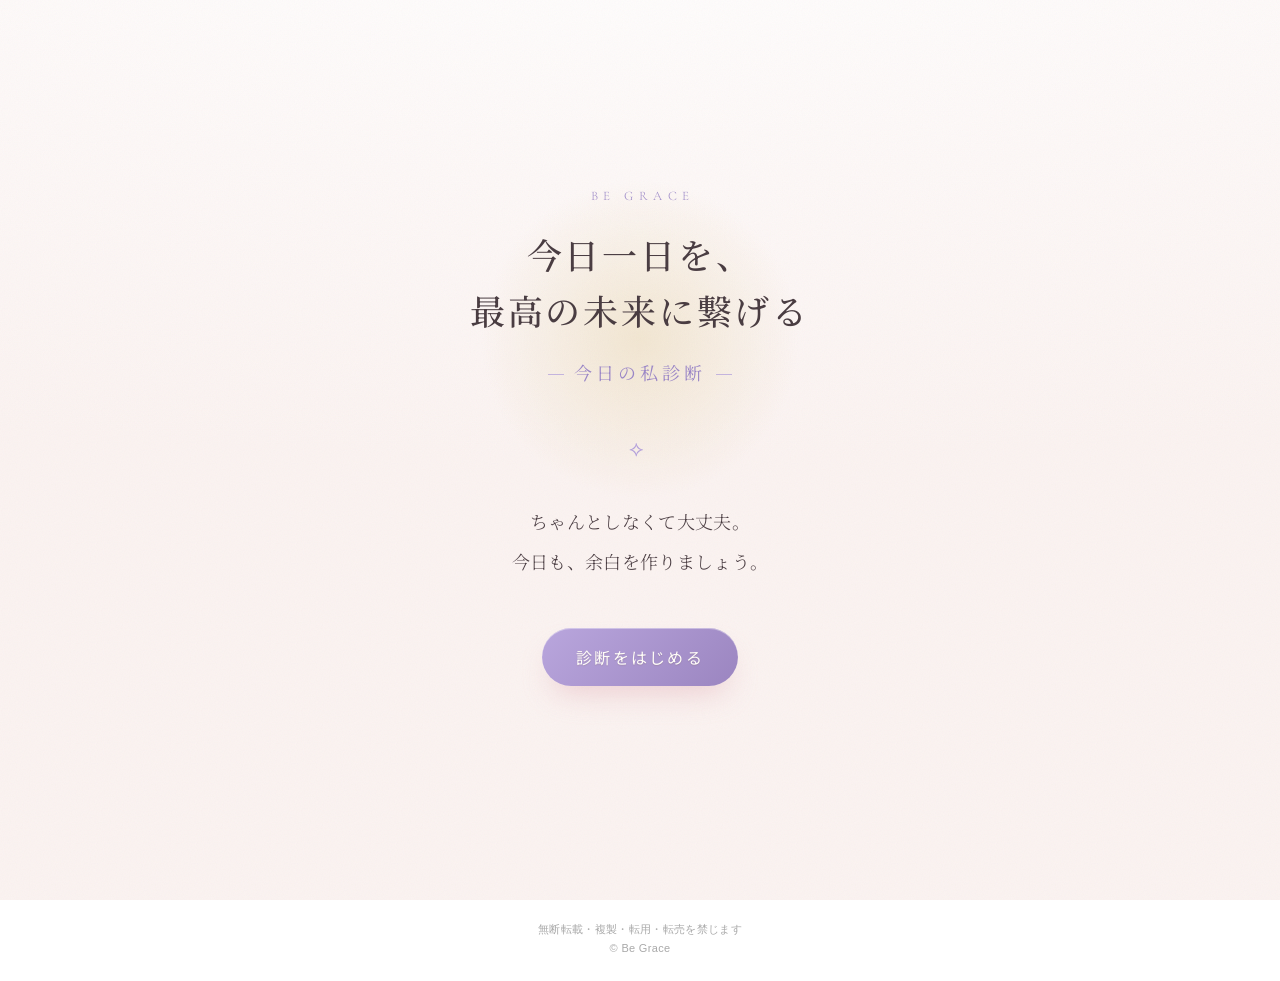
<file: index.html>
<!DOCTYPE html>
<html lang="ja">
  <head>
    <meta charset="UTF-8" />
    <meta name="viewport" content="width=device-width, initial-scale=1.0, viewport-fit=cover" />
    <meta name="theme-color" content="#c4b4e7" />
    <title>Be Grace ─ 今日の私診断（30日）</title>
    <meta
      name="description"
      content="今日一日を最高の未来に繋げる。Be Grace、今日の私診断。"
    />

    <!-- 共有時（LINE / Instagram など）のプレビュー表示 -->
    <meta property="og:type" content="website" />
    <meta property="og:title" content="今日の私診断 ─ Be Grace" />
    <meta
      property="og:description"
      content="今日一日を、最高の未来に繋げる。1分でできる、今日のあなたの状態診断。"
    />
    <meta property="og:locale" content="ja_JP" />
    <meta name="twitter:card" content="summary_large_image" />
    <!-- ▼公開後、画像URL（絶対パス）を入れると、共有時に画像が出ます
         <meta property="og:image" content="https://あなたのURL/ogp.png" /> -->

    <!-- アプリアイコン（ラベンダー・私診断30） -->
    <link rel="icon" href="icon-192.png" />
    <link rel="apple-touch-icon" href="apple-touch-icon.png" />
    <link rel="manifest" href="manifest.webmanifest" />
    <meta name="apple-mobile-web-app-capable" content="yes" />
    <meta name="apple-mobile-web-app-title" content="私診断30" />

    <link rel="preconnect" href="https://fonts.googleapis.com" />
    <link rel="preconnect" href="https://fonts.gstatic.com" crossorigin />
    <link
      href="https://fonts.googleapis.com/css2?family=Noto+Sans+JP:wght@300;400;500&family=Noto+Serif+JP:wght@300;400;500;600&family=Cormorant+Garamond:ital,wght@0,400;0,500;1,400&display=swap"
      rel="stylesheet"
    />
    <style>
/* ============================================================
   Be Grace ─ 今日の私診断
   リュクス・女性向け・余白を大切にしたトーン
   ============================================================ */

:root {
  --cream: #fdf8f7;
  --cream-deep: #fbf3f1;
  --ivory: #ffffff;
  --ink: #4a3d42;
  --ink-soft: #7a6a70;
  --gold: #b3a0db;
  --gold-deep: #9a86c6;
  --gold-light: #efe9f9;
  --rose: #e6a6b4;
  --rose-soft: #f6d2da;
  --rosegold: #e3b79e;
  --line: #f0dcd4;
  --radius: 26px;
  --ease: cubic-bezier(0.22, 0.61, 0.36, 1);
  --shadow: 0 30px 60px -24px rgba(205, 165, 170, 0.30);
  --shadow-card: 0 26px 54px -24px rgba(205, 165, 170, 0.32), 0 4px 14px -8px rgba(205, 165, 170, 0.18);
  --shadow-soft: 0 16px 38px -22px rgba(205, 165, 170, 0.26);
  --shadow-btn: 0 16px 30px -10px rgba(220, 160, 170, 0.45);
}

* {
  box-sizing: border-box;
  margin: 0;
  padding: 0;
}

html,
body {
  height: 100%;
}

body {
  font-family: 'Noto Sans JP', sans-serif;
  color: var(--ink);
  background:
    radial-gradient(150% 65% at 50% -14%, #ffffff 0%, var(--cream) 52%, var(--cream-deep) 100%) fixed;
  -webkit-font-smoothing: antialiased;
  line-height: 1.85;
  letter-spacing: 0.02em;
  font-weight: 300;
}

/* ごく薄い紙の質感（リュクスなマット感） */
body::before {
  content: '';
  position: fixed;
  inset: 0;
  z-index: 0;
  pointer-events: none;
  background-image: url("data:image/svg+xml,%3Csvg%20xmlns='http://www.w3.org/2000/svg'%20width='100'%20height='100'%3E%3Cfilter%20id='n'%3E%3CfeTurbulence%20type='fractalNoise'%20baseFrequency='0.85'%20numOctaves='2'%20stitchTiles='stitch'/%3E%3C/filter%3E%3Crect%20width='100%25'%20height='100%25'%20filter='url(%23n)'/%3E%3C/svg%3E");
  opacity: 0.05;
  mix-blend-mode: multiply;
}

.stage {
  max-width: 468px;
  margin: 0 auto;
  min-height: 100dvh;
  padding: 0 24px env(safe-area-inset-bottom);
  display: flex;
  flex-direction: column;
  position: relative;
  z-index: 1;
}

/* ---------- 画面の切り替え ---------- */
.screen {
  display: none;
  flex: 1;
  flex-direction: column;
  animation: fade 0.7s var(--ease);
}
.screen.is-active {
  display: flex;
}
@keyframes fade {
  from {
    opacity: 0;
    transform: translateY(14px);
  }
  to {
    opacity: 1;
    transform: none;
  }
}

/* ---------- 共通パーツ ---------- */
.eyebrow {
  font-family: 'Cormorant Garamond', serif;
  letter-spacing: 0.42em;
  text-transform: uppercase;
  font-size: 13px;
  color: var(--gold-deep);
  text-indent: 0.42em;
}

.btn {
  font-family: inherit;
  font-size: 16px;
  font-weight: 400;
  letter-spacing: 0.14em;
  border: none;
  cursor: pointer;
  border-radius: 999px;
  padding: 17px 34px;
  display: inline-block;
  text-align: center;
  text-decoration: none; /* <a>のボタンでも下線を出さず、余白を正しく効かせる */
  transition:
    transform 0.4s var(--ease),
    box-shadow 0.4s var(--ease),
    opacity 0.3s;
}
.btn--primary {
  background: linear-gradient(135deg, #b9a6dd 0%, #9b85c0 100%);
  color: #fffdf8;
  box-shadow: var(--shadow-btn), inset 0 1px 0 rgba(255, 255, 255, 0.38);
  text-shadow: 0 1px 1px rgba(120, 90, 40, 0.16);
}
.btn--primary:hover {
  transform: translateY(-2px);
  box-shadow:
    0 22px 36px -10px rgba(168, 134, 63, 0.5),
    inset 0 1px 0 rgba(255, 255, 255, 0.42);
}
.btn--primary:active {
  transform: translateY(0);
}
.btn--primary:disabled {
  opacity: 0.35;
  cursor: default;
  box-shadow: none;
  transform: none;
}
.btn--ghost {
  background: transparent;
  color: var(--gold-deep);
  border: 1px solid var(--line);
}
/* やわらかいお誘い用（売り込み感を出さない） */
.btn--soft {
  background: linear-gradient(180deg, #fffefb, #f6ecda);
  color: var(--gold-deep);
  border: 1px solid var(--gold);
  box-shadow: 0 8px 20px -12px rgba(168, 134, 63, 0.32);
}
.btn--soft:hover {
  transform: translateY(-2px);
  background: linear-gradient(180deg, #fffefb, #f1e4cb);
  box-shadow: 0 14px 26px -12px rgba(168, 134, 63, 0.4);
}

/* ============================================================
   玄関（ウェルカム）
   ============================================================ */
.screen--welcome {
  justify-content: center;
  text-align: center;
}
.welcome-inner {
  padding: 40px 6px 70px;
  position: relative;
}
/* 玄関の、やわらかな光 */
.welcome-inner::before {
  content: '';
  position: absolute;
  top: 4%;
  left: 50%;
  width: 340px;
  height: 340px;
  max-width: 92vw;
  transform: translateX(-50%);
  background: radial-gradient(circle, rgba(226, 207, 159, 0.4), transparent 66%);
  z-index: -1;
  pointer-events: none;
}
.hero-title {
  font-family: 'Noto Serif JP', serif;
  font-weight: 500;
  font-size: clamp(27px, 8.2vw, 35px);
  letter-spacing: 0.08em;
  margin: 18px 0 14px;
  line-height: 1.6;
}
.hero-sub {
  display: inline-block;
  font-family: 'Noto Serif JP', serif;
  font-weight: 400;
  color: var(--gold-deep);
  letter-spacing: 0.22em;
  font-size: 18px;
  position: relative;
  padding: 0 26px;
  margin-top: 4px;
}
.hero-sub::before,
.hero-sub::after {
  content: '';
  position: absolute;
  top: 52%;
  width: 16px;
  height: 1px;
  background: var(--gold);
  opacity: 0.75;
}
.hero-sub::before {
  left: 0;
}
.hero-sub::after {
  right: 0;
}
.hero-ornament {
  color: var(--gold);
  font-size: 22px;
  margin: 36px 0;
  letter-spacing: 0.3em;
}
.hero-lead {
  font-family: 'Noto Serif JP', serif;
  font-weight: 300;
  font-size: 18px;
  line-height: 2.2;
  margin-bottom: 46px;
}
.hero-note {
  margin-top: 22px;
  font-size: 12px;
  letter-spacing: 0.18em;
  color: var(--ink-soft);
}

/* ============================================================
   クイズ
   ============================================================ */
.quiz-head {
  display: flex;
  align-items: center;
  justify-content: space-between;
  padding: 26px 2px 8px;
}
.back {
  background: none;
  border: none;
  font-size: 28px;
  line-height: 1;
  color: var(--gold-deep);
  cursor: pointer;
  width: 40px;
  height: 40px;
  border-radius: 50%;
  transition: background 0.3s;
}
.back:hover {
  background: rgba(189, 156, 94, 0.1);
}
.quiz-head__spacer {
  width: 40px;
}
.progress {
  display: flex;
  gap: 10px;
}
.dot {
  width: 8px;
  height: 8px;
  border-radius: 50%;
  background: var(--line);
  transition: all 0.5s var(--ease);
}
.dot.is-on {
  background: var(--gold);
  transform: scale(1.25);
}

.step {
  display: none;
  flex: 1;
  flex-direction: column;
  padding: 18px 2px 40px;
  animation: fade 0.6s var(--ease);
}
.step.is-active {
  display: flex;
}
.step-no {
  font-family: 'Cormorant Garamond', serif;
  font-size: 30px;
  color: var(--gold);
  letter-spacing: 0.1em;
}
.step-title {
  font-family: 'Noto Serif JP', serif;
  font-weight: 500;
  font-size: clamp(16px, 4.8vw, 19px);
  line-height: 1.6;
  margin: 8px 0 10px;
  white-space: nowrap; /* 見出しは1行に収める */
}
.step-hint {
  color: var(--ink-soft);
  font-size: 14px;
  margin-bottom: 30px;
}
.optional-tag {
  display: inline-block;
  vertical-align: middle;
  margin-left: 10px;
  font-family: 'Noto Sans JP', sans-serif;
  font-size: 11px;
  font-weight: 400;
  letter-spacing: 0.08em;
  color: var(--gold-deep);
  background: rgba(189, 156, 94, 0.12);
  border-radius: 999px;
  padding: 3px 12px;
}
.step-hint b {
  color: var(--gold-deep);
  font-weight: 500;
}

.field-birth {
  display: flex;
  gap: 10px;
}
.field-select {
  flex: 1;
  min-width: 0;
  font-family: inherit;
  font-size: 16px;
  color: var(--ink);
  background-color: var(--ivory);
  border: 1px solid var(--line);
  border-radius: 16px;
  padding: 17px 28px 17px 12px;
  cursor: pointer;
  letter-spacing: 0.04em;
  text-align: center;
  text-align-last: center;
  appearance: none;
  -webkit-appearance: none;
  /* 金色の下向き矢印（押せる印） */
  background-image: url("data:image/svg+xml,%3Csvg%20xmlns='http://www.w3.org/2000/svg'%20width='12'%20height='8'%20viewBox='0%200%2012%208'%3E%3Cpath%20d='M1%201l5%205%205-5'%20fill='none'%20stroke='%23bd9c5e'%20stroke-width='1.6'/%3E%3C/svg%3E");
  background-repeat: no-repeat;
  background-position: right 11px center;
}
.field-select:focus {
  outline: none;
  border-color: var(--gold);
  box-shadow: 0 0 0 4px rgba(189, 156, 94, 0.12);
}

/* 生まれた日を選ぶと現れる、その場プレビュー */
.birth-preview {
  margin-top: 22px;
  margin-bottom: auto;
  text-align: center;
  padding: 24px 22px 22px;
  background: linear-gradient(135deg, #faf4e9, #f5ead6);
  border-radius: 22px;
  animation: rise 0.6s var(--ease);
}
.birth-preview .rhythm-name {
  font-size: 21px;
  margin-top: 8px;
}
.birth-preview .rhythm-reading {
  font-size: 14px;
}
.birth-preview__caption {
  margin-top: 16px;
  font-size: 11px;
  line-height: 1.8;
  color: var(--ink-soft);
  letter-spacing: 0.04em;
}

/* 選択肢 */
.choices {
  display: flex;
  flex-wrap: wrap;
  gap: 11px;
  margin-bottom: auto;
}
.choices--gender {
  flex-direction: column;
}
.chip {
  font-family: inherit;
  font-size: 15px;
  font-weight: 300;
  color: var(--ink);
  background: linear-gradient(180deg, #fffdf9, var(--ivory));
  border: 1px solid var(--line);
  border-radius: 999px;
  padding: 13px 20px;
  cursor: pointer;
  transition: all 0.35s var(--ease);
  letter-spacing: 0.05em;
  box-shadow: 0 2px 6px -3px rgba(150, 122, 80, 0.12);
}
.chip--lg {
  padding: 18px 22px;
  text-align: left;
  font-size: 16px;
}
.chip:hover {
  border-color: var(--gold);
  transform: translateY(-1px);
}
.chip.is-on, .chip:active {
  background: #fff !important;
  color: var(--gold-deep) !important;
  border-color: var(--gold) !important;
  transform: translateY(-1px) !important;
  box-shadow: 0 6px 16px -8px rgba(179, 160, 219, 0.55) !important;
  font-weight: 600 !important;
}
.chip { -webkit-tap-highlight-color: transparent; touch-action: manipulation; }
/* tone でほのかに色味を分ける */
.chip[data-tone='shine'].is-on {
  background: #fff;
}
.chip.is-disabled {
  opacity: 0.4;
  pointer-events: none;
}

.select-count {
  text-align: center;
  font-family: 'Cormorant Garamond', serif;
  font-size: 22px;
  color: var(--gold-deep);
  letter-spacing: 0.1em;
  margin: 24px 0 18px;
}

.step .btn {
  margin-top: 26px;
  width: 100%;
}

/* ============================================================
   診断中
   ============================================================ */
.screen--loading {
  justify-content: center;
  align-items: center;
  text-align: center;
}
.loader {
  display: flex;
  gap: 12px;
  margin-bottom: 28px;
}
.loader span {
  width: 11px;
  height: 11px;
  border-radius: 50%;
  background: var(--gold);
  animation: breathe 1.4s var(--ease) infinite;
}
.loader span:nth-child(2) {
  animation-delay: 0.2s;
}
.loader span:nth-child(3) {
  animation-delay: 0.4s;
}
@keyframes breathe {
  0%,
  100% {
    transform: scale(0.6);
    opacity: 0.4;
  }
  50% {
    transform: scale(1);
    opacity: 1;
  }
}
.loading-text {
  font-family: 'Noto Serif JP', serif;
  color: var(--ink-soft);
  letter-spacing: 0.14em;
}

/* ============================================================
   結果
   ============================================================ */
.screen--result {
  padding-bottom: 50px;
}
.result-inner {
  padding-top: 34px;
}
.result-eyebrow {
  text-align: center;
  font-family: 'Cormorant Garamond', serif;
  letter-spacing: 0.4em;
  font-size: 12px;
  color: var(--gold-deep);
  text-transform: uppercase;
  margin-bottom: 18px;
}
.result-personal {
  text-align: center;
  font-size: 13px;
  color: var(--ink-soft);
  margin-bottom: 22px;
  letter-spacing: 0.06em;
}

/* 結果ヘッダーカード */
.result-card {
  background: linear-gradient(170deg, #fffdf9, var(--ivory));
  border-radius: var(--radius);
  padding: 46px 30px 40px;
  text-align: center;
  box-shadow: var(--shadow-card);
  border: 1px solid rgba(255, 255, 255, 0.8);
  position: relative;
  overflow: hidden;
}
.result-card::before {
  content: '';
  position: absolute;
  inset: 0 0 auto 0;
  height: 4px;
  background: linear-gradient(
    90deg,
    transparent,
    var(--type-accent, var(--gold)) 22%,
    var(--type-accent, var(--gold)) 78%,
    transparent
  );
}
.result-symbol {
  font-size: 40px;
  color: var(--type-accent, var(--gold));
  line-height: 1;
}
.result-type {
  font-family: 'Noto Serif JP', serif;
  font-weight: 600;
  font-size: clamp(21px, 6.4vw, 29px);
  letter-spacing: 0.03em;
  margin: 16px 0 12px;
  white-space: nowrap; /* 「エネルギー充電タイプ」等の長い名前も1行に収める */
}
.result-tagline {
  font-family: 'Noto Serif JP', serif;
  font-weight: 300;
  color: var(--ink-soft);
  font-size: 16px;
  line-height: 1.9;
}

/* 今日のあなたのリズム（生年月日 × 今日の日付） */
.result-rhythm {
  margin-top: 22px;
  text-align: center;
  padding: 24px 22px 26px;
  background: rgba(255, 255, 255, 0.4);
  border: 1px solid var(--line);
  border-radius: 22px;
  opacity: 0;
  transform: translateY(16px);
  animation: rise 0.7s var(--ease) forwards;
}
.rhythm-label {
  display: inline-block;
  font-family: 'Cormorant Garamond', serif;
  letter-spacing: 0.18em;
  font-size: 11px;
  text-transform: uppercase;
  color: var(--gold-deep);
  margin-bottom: 14px;
}
.rhythm-name {
  font-family: 'Noto Serif JP', serif;
  font-weight: 500;
  font-size: 22px;
  letter-spacing: 0.1em;
  color: var(--gold-deep);
  position: relative;
  display: inline-block;
  padding: 0 24px;
}
.rhythm-name::before,
.rhythm-name::after {
  content: '';
  position: absolute;
  top: 50%;
  width: 16px;
  height: 1px;
  background: var(--gold);
  opacity: 0.6;
}
.rhythm-name::before {
  left: -6px;
}
.rhythm-name::after {
  right: -6px;
}
.rhythm-reading {
  font-family: 'Noto Serif JP', serif;
  font-weight: 300;
  font-size: 14.5px;
  line-height: 2.05;
  color: var(--ink);
  margin-top: 14px;
  text-align: left;
}

/* 結果のセクション群 */
.result-block {
  margin-top: 26px;
  background: rgba(255, 255, 255, 0.55);
  border: 1px solid var(--line);
  border-radius: 22px;
  padding: 26px 26px 28px;
  opacity: 0;
  transform: translateY(16px);
  animation: rise 0.7s var(--ease) forwards;
}
@keyframes rise {
  to {
    opacity: 1;
    transform: none;
  }
}
.block-label {
  display: inline-flex;
  align-items: center;
  gap: 9px;
  font-family: 'Cormorant Garamond', serif;
  letter-spacing: 0.16em;
  font-size: 13px;
  text-transform: uppercase;
  color: var(--gold-deep);
  margin-bottom: 14px;
}
.block-label::before {
  content: '';
  width: 18px;
  height: 1px;
  background: var(--gold);
}
.block-jp {
  font-family: 'Noto Serif JP', serif;
  font-weight: 500;
  font-size: 17px;
  margin-bottom: 10px;
  letter-spacing: 0.04em;
}
.block-body {
  font-size: 15px;
  line-height: 2.1;
  color: var(--ink);
}

/* 今日の状態ブロックは、他の結果と同じく中央ぞろえに */
.result-block--today {
  text-align: center;
}
.result-block--today .block-label {
  justify-content: center;
}
/* 読み応えのある本文（お見受け文・アドバイス）は、読みやすく左ぞろえに */
.result-block--today .block-body {
  text-align: left;
}

/* 今日の判定（進みやすい日 / 整えながら進む日） */
.verdict {
  font-family: 'Noto Serif JP', serif;
  font-weight: 500;
  font-size: clamp(19px, 5.4vw, 22px);
  color: var(--gold-deep);
  text-align: center;
  letter-spacing: 0.04em;
  line-height: 1.7;
  margin-bottom: 18px;
}

/* タイプ統計（これまでのタイプ別の回数） */
.type-stats { margin-top: 18px; text-align: left; }
.type-stats__row { margin: 12px 0; }
.type-stats__head { display: flex; justify-content: space-between; align-items: baseline; margin-bottom: 5px; gap: 10px; }
.type-stats__name { font-size: 13px; color: var(--ink); letter-spacing: 0.03em; }
.type-stats__num { flex: 0 0 auto; font-size: 12px; color: var(--ink-soft); letter-spacing: 0.04em; }
.type-stats__bar { display: block; height: 6px; border-radius: 999px; background: var(--line); overflow: hidden; }
.type-stats__fill { display: block; height: 100%; border-radius: 999px;
  background: linear-gradient(90deg, var(--gold-light), var(--gold-deep)); }
.type-stats__round { text-align: center; font-size: 12px; color: var(--gold-deep);
  letter-spacing: 0.08em; margin: -8px 0 14px; }
.type-stats__note { text-align: center; font-size: 12px; color: var(--ink-soft);
  letter-spacing: 0.04em; margin-top: 16px; line-height: 1.7; }

/* アファメーション（特別なトーン） */
.result-block--affirm {
  background: #ffffff;
  border-color: var(--line);
  text-align: center;
}
/* アファメーション3つ：1行ずつ、やさしい区切り線で */
.result-block--affirm .block-jp {
  margin-bottom: 16px;
}
.affirm-line {
  font-family: 'Noto Serif JP', serif;
  font-weight: 300;
  font-size: clamp(15px, 4.2vw, 17px);
  line-height: 2;
  padding: 12px 4px;
}
.affirm-line + .affirm-line {
  border-top: 1px solid rgba(189, 156, 94, 0.2);
}

.affirm-quote {
  font-family: 'Noto Serif JP', serif;
  font-weight: 300;
  font-size: clamp(15px, 4.4vw, 17px);
  line-height: 2.1;
  position: relative;
  padding: 8px 6px;
}
.affirm-quote::before,
.affirm-quote::after {
  content: none;
}
.affirm-quote::after {
  content: none;
}

/* 最後のやさしい一言 */
.result-closing {
  text-align: center;
  font-family: 'Noto Serif JP', serif;
  font-weight: 300;
  font-size: 18px;
  line-height: 2.2;
  color: var(--ink);
  margin: 40px 14px 8px;
}
.closing-mark {
  color: var(--gold);
  font-size: 18px;
  margin-bottom: 14px;
}

/* Be Grace Message（オーナーからの、毎回ランダムなひとこと） */
.result-message {
  display: flex;
  flex-direction: column;
  align-items: center;
}
.message-label {
  font-family: 'Cormorant Garamond', serif;
  letter-spacing: 0.3em;
  font-size: 12px;
  text-transform: uppercase;
  color: var(--gold-deep);
  text-indent: 0.3em;
  margin-bottom: 16px;
}
.message-body {
  font-family: 'Noto Serif JP', serif;
  font-weight: 300;
  font-size: clamp(16px, 4.6vw, 18px);
  line-height: 2.2;
}

/* 鍵の奥への、ひそやかな誘い（売り込まない） */
.result-door {
  margin-top: 44px;
  text-align: center;
  padding: 30px 24px;
  border-top: 1px solid var(--line);
}
.door-line {
  font-family: 'Noto Serif JP', serif;
  font-weight: 300;
  font-size: 15px;
  color: var(--ink-soft);
  line-height: 2.1;
  letter-spacing: 0.06em;
}
.door-cta {
  width: 100%;
  margin-top: 24px;
}
.door-sub {
  margin-top: 14px;
  font-size: 12px;
  color: var(--ink-soft);
  letter-spacing: 0.04em;
}
.door-invite {
  margin-top: 18px;
  font-family: 'Noto Serif JP', serif;
  font-weight: 400;
  font-size: 16px;
  line-height: 2;
  color: var(--ink);
  letter-spacing: 0.05em;
}
.door-key {
  font-size: 20px;
  color: var(--gold);
  display: block;
  margin-bottom: 12px;
}
.door-mark {
  font-size: 18px;
  color: var(--gold);
  margin-bottom: 14px;
  letter-spacing: 0.2em;
}

.result-actions {
  margin-top: 34px;
  display: flex;
  flex-direction: column;
  gap: 12px;
}
.result-actions .btn {
  width: 100%;
}

/* やさしい免責 */
.disclaimer {
  margin-top: 26px;
  text-align: center;
  font-size: 11px;
  line-height: 1.9;
  color: var(--ink-soft);
  opacity: 0.85;
  letter-spacing: 0.04em;
}

/* 「う」だけ・「夫」だけ…と最後の1文字が次の行に落ちる"ぼっち改行"を防ぐ。
   句読点（、。）の所だけで改行し、語の途中では折り返さない（JSが、。の後ろに改行候補を入れる）。
   長すぎて1行に入らないときだけ、やむを得ず途中で折り返す（overflow-wrap）。 */
/* 短い・中央ぞろえの言葉：句読点や中央で"半分ずつ"気持ちよく折り返す（phrの<wbr>＋keep-all） */
.result-tagline,
.affirm-quote,
.affirm-line,
.message-body,
.door-line,
.door-invite {
  word-break: keep-all;
}
/* 読み応えのある本文・見出し・説明文：日本語の自然な改行（禁則処理）に任せる。「。」「、」は行頭に来ない */
.block-body,
.rhythm-reading,
.step-title,
.step-hint,
.hero-lead {
  line-break: strict;
  word-break: normal;
  overflow-wrap: normal;
}
/* 見出しは行の長さをそろえる */
.hero-title,
.hero-lead,
.step-title {
  text-wrap: balance;
}

@media (max-width: 360px) {
  .stage {
    padding: 0 16px;
  }
}

    </style>
  </head>
  <body>
    <main class="stage" id="stage">
      <!-- ▼ 玄関（ウェルカム） -->
      <section class="screen screen--welcome is-active" data-screen="welcome">
        <div class="welcome-inner">
          <p class="eyebrow">Be Grace</p>
          <h1 class="hero-title">今日一日を、<br />最高の未来に繋げる</h1>
          <p class="hero-sub">今日の私診断</p>
          <div class="hero-ornament" aria-hidden="true">⟡</div>
          <p class="hero-lead">
            ちゃんとしなくて大丈夫。<br />
            今日も、余白を作りましょう。
          </p>
          <button class="btn btn--primary" data-action="start">診断をはじめる</button>
        </div>
      </section>

      <!-- ▼ 質問ステップ -->
      <section class="screen screen--quiz" data-screen="quiz">
        <header class="quiz-head">
          <button class="back" data-action="back" aria-label="ひとつ前へ">‹</button>
          <div class="progress" aria-hidden="true">
            <span class="dot" data-step="0"></span>
            <span class="dot" data-step="1"></span>
          </div>
          <span class="quiz-head__spacer"></span>
        </header>

        <!-- Step 1: 生年月日 -->
        <div class="step is-active" data-step="0">
          <p class="step-no">01</p>
          <h2 class="step-title">生まれた日を、教えてください<span class="optional-tag">任意</span></h2>
          <p class="step-hint">
            生まれた日を選ぶと「生まれ持ったあなたのリズム（あなたの本質）」も届きます。<br />
            入れずに進んでも、診断はできます。
          </p>
          <div class="field-birth">
            <select class="field-select" id="birthYear" aria-label="生まれた年"></select>
            <select class="field-select" id="birthMonth" aria-label="生まれた月"></select>
            <select class="field-select" id="birthDay" aria-label="生まれた日"></select>
          </div>
          <div class="birth-preview" id="birthPreview" hidden>
            <span class="rhythm-label">Your Nature ─ 生まれ持ったあなたのリズム</span>
            <p class="rhythm-name"></p>
            <p class="rhythm-reading"></p>
            <p class="birth-preview__caption">↑ これが、あなたの生まれ持った性質です。</p>
          </div>
          <button class="btn btn--primary" data-action="next" data-from="0">つぎへ</button>
        </div>

        <!-- Step 2: 気持ち・体調 3つ -->
        <div class="step" data-step="1">
          <p class="step-no">02</p>
          <h2 class="step-title">いまの気持ち・体調は？</h2>
          <p class="step-hint">近いものを <b>3つ</b> 選んでください。</p>
          <div
            class="choices choices--feelings"
            id="feelings"
            role="group"
            aria-label="気持ち・体調を3つ選ぶ"
          ><!-- JSで生成 --></div>
          <p class="select-count" id="selectCount">0 / 3</p>
          <button class="btn btn--primary" data-action="next" data-from="1" disabled>
            診断する
          </button>
        </div>
      </section>

      <!-- ▼ 診断中 -->
      <section class="screen screen--loading" data-screen="loading">
        <div class="loader" aria-hidden="true"><span></span><span></span><span></span></div>
        <p class="loading-text">今日のあなたを、感じています…</p>
      </section>

      <!-- ▼ 使い切ったとき（1回／14日モード）の案内 -->
      <section class="screen screen--welcome" data-screen="locked">
        <div class="welcome-inner">
          <p class="eyebrow">Be Grace</p>
          <div class="hero-ornament" aria-hidden="true">⟡</div>
          <p class="hero-lead" id="lockedLead"></p>
          <a class="btn btn--primary" id="lockedCta" href="#" target="_blank" rel="noopener"></a>
        </div>
      </section>

      <!-- ▼ 結果 -->
      <section class="screen screen--result" data-screen="result">
        <div class="result-inner" id="resultInner"><!-- JSで生成 --></div>
      </section>
    </main>
    <script>
// iPhoneで「触れている間、色が出る(:active)」を効かせるためのおまじない
document.addEventListener("touchstart", function () {}, { passive: true });
/* ============================================================
 *  Be Grace ─ リンク設定ファイル
 * ============================================================
 *
 *  ボタンの飛び先は、あなたのサイト（WordPress）の固定ページに向けてあります。
 *  ↓ この2ページを WordPress で作れば、ボタンが自動でそこに繋がります。
 *    ・begracenao.com/guide/    … 個別相談・セミナーのご案内（①の飛び先・この30日版では未使用）
 *    ・begracenao.com/todayme30/ … 私診断30日の出口ページ（②の飛び先）
 *
 *  ★ ここがポイント ★
 *  この2ページの"中身"は、いつでも WordPress の管理画面で編集できます。
 *  （個別相談→セミナーに変える、日時を変える 等）。
 *  だから、アプリ本体（このファイル）は二度と触らなくてOKです。
 * ============================================================ */

const CONFIG = {
  // ① 1日モードの後 →「ご案内を見る」の飛び先（個別相談・セミナーのご案内ページ）
  CONSULT_URL: 'https://begracenao.com/guide/',

  // ② 30日モードの最後 →「次のご案内を見る」の飛び先（私診断30日の出口ページ /todayme30/）
  MEMBER_URL: 'https://begracenao.com/todayme30/',

  // （予備）LINE公式の友だち追加リンク。今のファネルではアプリ内で未使用
  LINE_URL: 'https://begracenao.com/guide/',
};

/*
 * ▼ アクセス3段階（モード）の使い方
 *   ・①1日    … 通常のURL                 （無料・LINE登録した人に渡す）
 *   ・②30日   … URLのうしろに ?plan=30     を付ける（有料ミニ講座用。最後に「30日まとめ」）
 *   ・③無期限 … URLのうしろに ?plan=member を付ける（あなた＆会員に渡す）
 *   例）https://begracenao.com/shindan.html?plan=30
 */

/*
 * Be Grace ─ 今日の私診断（入口）
 * 診断データ定義
 *
 * - FEELINGS: 体調・気持ちの選択肢（3つ選ぶ）。各選択肢は診断タイプへの重みを持つ。
 * - TYPES:    7つの診断タイプと、診断で出す5項目のコピー。
 *
 * 医療診断ではなく、セルフケアの範囲。責めず・押し付けず・ホッとする言葉で。
 */

/* 診断タイプ ID */
const T = {
  BRAIN: 'brain', // 脳疲労
  BODY: 'body', // カラダ疲労
  NERVE: 'nerve', // 神経緊張
  EMOTION: 'emotion', // 感情整理
  CHARGE: 'charge', // エネルギー充電
  RECOVER: 'recover', // 回復完了
  CHALLENGE: 'challenge', // チャレンジ日和
};

/*
 * 今日の状態チェック（20個・朝に直感で3つ選ぶ）
 * 各選択肢は裏に2つのタグを持つ：
 *   type : 7タイプ判定タグ
 *   mood : 'beautiful'（今日は進みやすい日）/ 'suffering'（今日は整えながら進む日）
 * 表示の色分けは mood から決める（beautiful=きらめき / suffering=やわらか）。
 */
const FEELINGS = [
  /* ── カラダ ── */
  { id: 'darui', label: 'だるい', type: T.BODY, mood: 'suffering' },
  { id: 'tsukareta', label: '疲れてる', type: T.BODY, mood: 'suffering' },
  { id: 'kubikata', label: '首肩重い', type: T.BODY, mood: 'suffering' },
  { id: 'nemui', label: '眠い', type: T.CHARGE, mood: 'suffering' },
  { id: 'bonyari', label: 'ぼんやり', type: T.CHARGE, mood: 'suffering' },
  /* ── 思考 ── */
  { id: 'atama', label: '頭が重い', type: T.BRAIN, mood: 'suffering' },
  { id: 'kangaesugi', label: '考えすぎ', type: T.BRAIN, mood: 'suffering' },
  { id: 'kimerarenai', label: '決められない', type: T.BRAIN, mood: 'suffering' },
  /* ── 感情 ── */
  { id: 'fuan', label: '不安', type: T.NERVE, mood: 'suffering' },
  { id: 'aseri', label: '焦り', type: T.NERVE, mood: 'suffering' },
  { id: 'kizukai', label: '気を使う', type: T.NERVE, mood: 'suffering' },
  { id: 'iraira', label: 'イライラ', type: T.EMOTION, mood: 'suffering' },
  { id: 'moyamoya', label: 'モヤモヤ', type: T.EMOTION, mood: 'suffering' },
  { id: 'ochikomi', label: '落ち込み', type: T.EMOTION, mood: 'suffering' },
  /* ── 前向き ── */
  { id: 'karui', label: '軽い', type: T.RECOVER, mood: 'beautiful' },
  { id: 'anshin', label: '安心', type: T.RECOVER, mood: 'beautiful' },
  { id: 'sukkiri', label: 'スッキリ', type: T.RECOVER, mood: 'beautiful' },
  { id: 'wakuwaku', label: 'ワクワク', type: T.CHALLENGE, mood: 'beautiful' },
  { id: 'yaruki', label: 'やる気', type: T.CHALLENGE, mood: 'beautiful' },
  { id: 'maemuki', label: '前向き', type: T.CHALLENGE, mood: 'beautiful' },
];

/*
 * 診断タイプ定義
 * priority: 同点時の優先順（数が小さいほど先に拾う）。判定(mood)に合うタイプの中で
 *           同数になったときの決め手。「整える」を大切にする順（カラダ疲労→…→チャレンジ）。
 * 診断で出すのは下記5項目のみ：
 *   result(結果) / reason(かんたんな理由) / future(今日の未来メッセージ)
 *   affirmation(今日のアファメーション) / closing(最後のやさしい一言)
 */
const TYPES = {
  [T.BRAIN]: {
    id: T.BRAIN,
    name: '脳疲労タイプ',
    symbol: '☁︎',
    tagline: '頭の中に、すこし霧がかかっている日',
    accent: '#9AA7B0',
    priority: 3,
    advices: [
      '今日は、考えることから少し離れて、頭に余白をつくる日。答えを探すより、ぼんやりする時間を持つほど、思考は自然と澄んでいきます。',
      'たくさん考えた頭は、もう十分がんばっています。今日は、決めること・調べることをいったん手放して、何もしない余白を自分に許してあげてください。',
      '情報でいっぱいの頭には、空白がいちばんの栄養です。今日は予定をつめこまず、ぽっかりした時間をひとつ残しておくと、心まで軽くなっていきます。',
    ],
    reason: '考えすぎ・情報過多・決断疲れで、頭がオーバーワークになっている状態です。答えを出そうとするほど疲れやすく、今は「もっと考える」より「余白をつくる」ことが必要です。',
    future: '今日は、考えることをすこしお休みしても大丈夫。頭をゆるめたぶんだけ、明日の発想は澄んでいきます。',
    affirmations: [
      '私は、心をゆるめて、答えとつながっています。',
      '私は、静かな余白の中で、必要な答えを受け取っています。',
      '私は、今ここに戻るほど、未来への道が自然に見えています。',
    ],
    messages: [
      '過去や未来ではなく、今に戻ろう✨',
      '大切な直感は、時間と余白がないとやってこない✨',
      'しっかり寝る。ひたすらぼーっとしよう✨',
      'そんなに自分を律して頑張らなくて大丈夫✨',
      '人生は習慣でしか変わらない✨\n結局、毎日どう生きるか。',
    ],
  },
  [T.BODY]: {
    id: T.BODY,
    name: 'カラダ疲労タイプ',
    symbol: '☾',
    tagline: 'カラダが、休息をやさしく求めている日',
    accent: '#B79A86',
    priority: 1,
    advices: [
      '今日は、動くことより、カラダを休ませることを最優先にする日。横になる・あたためる・早めに眠る——回復にあてた時間は、ちゃんと未来につながります。',
      '重く感じるカラダは、これまで動いてくれた証です。今日は無理に動かさず、ゆっくり休ませてあげてください。休むことも、立派な前進です。',
      'カラダが「少し休ませて」とサインを出しています。今日は予定をしぼって、こまめに座る・深く眠る時間をつくると、巡りも気持ちも戻ってきます。',
    ],
    reason: '睡眠不足・移動・家事・仕事などで、カラダの回復が追いついていない状態です。やる気がないのではなく、カラダが「少し休ませて」とサインを出しています。今日は気合いより回復を優先する日です。',
    future: 'カラダの重さは、がんばってきた証。今日を労わる一日にすると、未来のあなたはふっと軽くなります。',
    affirmations: [
      '私は、休みながら、ちゃんと前へ進んでいます。',
      '私は、カラダを大切にするほど、本来の巡りが戻っています。',
      '私は、休むほど整い、私らしい未来へ進んでいます。',
    ],
    messages: [
      'エネルギー温存のため、思い切って休んでみて✨',
      'しっかり寝る。ひたすらぼーっとしよう✨',
      'そんなに自分を律して頑張らなくて大丈夫✨',
      'まずは自分がやりたいことをする時間を確保✨',
      '理想を叶えるために、努力しなきゃと思う必要なし✨',
    ],
  },
  [T.NERVE]: {
    id: T.NERVE,
    name: '神経緊張タイプ',
    symbol: '꙳',
    tagline: '神経が、すこし張りつめている日',
    accent: '#A99CC4',
    priority: 4,
    advices: [
      '今日は、気を張った神経を、そっと緩めてあげる日。肩や顔の力を抜いて、ゆっくり長く息を吐くほど、心も穏やかにほどけていきます。',
      '緊張がつづいたカラダは、ずっとあなたを守ろうとしてくれていました。今日は安心できる場所で、あたたかい飲みものとともに、ゆるむ時間をとってみてください。',
      '急いで解決しようとせず、まず「もう大丈夫」とカラダに伝える日。緩めるほど神経は落ち着き、見える景色までやわらかくなっていきます。',
    ],
    reason: '不安・焦り・気遣い・罪悪感などで、神経が緊張モードになっている状態です。問題をすぐ解決しようとするより、まず安心を戻すことが大切です。カラダをゆるめると、心も落ち着きやすくなります。',
    future: '気を張ってきたぶん、今日はゆるめる番。呼吸をひとつ深くするだけで、未来は穏やかにほどけていきます。',
    affirmations: [
      '私は、ゆるんでいても、ちゃんと守られています。',
      '私は、安心の中でゆるみ、本来の力を取り戻しています。',
      '私は、穏やかなカラダで、望む世界を選んでいます。',
    ],
    messages: [
      '世界はあなたの味方✨',
      '今の感情に気づけただけで十分✨',
      'そんなに自分を律して頑張らなくて大丈夫✨',
      '過去や未来ではなく、今に戻ろう✨',
      '理想を叶えるために、努力しなきゃと思う必要なし✨',
    ],
  },
  [T.EMOTION]: {
    id: T.EMOTION,
    name: '感情整理タイプ',
    symbol: '❀',
    tagline: 'こころが、整理したい想いを抱えている日',
    accent: '#C58FA0',
    priority: 5,
    advices: [
      '今日は、わいてくる気持ちを、否定せずそのまま感じてあげる日。「そう感じているんだね」と認めるだけで、心は静かに整っていきます。',
      '感情は、ふたをするより、感じきるほうが早く流れていきます。今日は前向きになろうとせず、自分の本音にやさしく耳をかたむけてみてください。',
      '揺れている心は、丁寧に生きている証です。今日は、悲しさもイライラもまるごと抱きしめて、自分にだけは味方でいてあげてください。',
    ],
    reason: '悲しさ・落ち込み・イライラ・罪悪感など、感情が内側に溜まっている状態です。無理に前向きになる必要はありません。まずは「そう感じているんだな」と気づくことが、未来へ進む一歩です。',
    future: 'わいてくる感情は、あなたが丁寧に生きている証。今日は感じきってあげると、未来はもっと軽やかに進みます。',
    affirmations: [
      '私は、どんな気持ちの私も、大切にしています。',
      '私は、感情の奥にある本音とやさしくつながっています。',
      '私は、自分の気持ちを愛しながら、未来を選んでいます。',
    ],
    messages: [
      '今の感情に気づけただけで十分✨',
      'やめても大丈夫✨',
      'いきなりやめなくても、10％からやめてみよう✨',
      '人に何を言われても、自分だけは自分を許してあげて✨',
      '世の中の正解が、あなたの正解とは限らない✨',
      '自分の感情は、少しずつでも表現してみて✨',
    ],
  },
  [T.CHARGE]: {
    id: T.CHARGE,
    name: 'エネルギー充電タイプ',
    symbol: '☼',
    tagline: 'エネルギーを、静かに満たしたい日',
    accent: '#D2B377',
    priority: 2,
    advices: [
      '今日は、動き出すより、満ちるのを待つ日。心地よいと感じることをひとつ大切にすると、エネルギーは自然に戻ってきます。',
      'まだ走り出さなくて大丈夫。今日は、好きな香り・あたたかい光・静かな音楽——自分を満たしてくれるものに、そっと触れて過ごしてみてください。',
      'エネルギーは、無理に絞り出すより、満たすほどわいてきます。今日は「やらなきゃ」を脇に置いて、心地よさを補給する一日にしてみましょう。',
    ],
    reason: '疲れ切っているわけではないけれど、まだ動き出すほどのエネルギーが満ちていない状態です。今日は大きく進むより、整える・ぼーっとする・心地よいものに触れることで、自然に力が戻ってきます。',
    future: '今は充電の時間。無理に動かず満たしていくほど、未来のあなたは大きく羽ばたけます。',
    affirmations: [
      '私は、満ちて、内側から輝いています。',
      '私は、内側から整い、必要なものを自然に受け取っています。',
      '私は、満ちた私から、愛と豊かさを巡らせています。',
    ],
    messages: [
      '人生を豊かにするのは、心に残るような経験✨',
      'まずは自分がやりたいことをする時間を確保✨',
      'やって幸せなことしかやらないと決めよう✨',
      '大切な直感は、時間と余白がないとやってこない✨',
      'しっかり寝る。ひたすらぼーっとしよう✨',
    ],
  },
  [T.RECOVER]: {
    id: T.RECOVER,
    name: '回復完了タイプ',
    symbol: '✦',
    tagline: '心とカラダが、軽やかに整っている日',
    accent: '#9CB99E',
    priority: 6,
    advices: [
      '今日は、整ったこの軽やかさを味わう日。気になっていた小さなことに、ふっと手をつけてみると、流れが心地よく動きはじめます。',
      '心もカラダも、いいバランスにいます。今日はこの調子を活かして、後回しにしていたことへ、軽い気持ちで一歩進んでみてください。',
      '満ちて整った今は、選ぶ力がいちばん働くとき。今日は、本当にやりたいことを基準に、心が動くほうをそっと選んでいきましょう。',
    ],
    reason: 'カラダも気持ちも比較的整っていて、軽さや安心感がある状態です。無理に頑張る必要はありませんが、今の軽さを活かして、小さな行動を起こすと未来につながりやすい日です。',
    future: '整ったあなたのまま、今日を味わって。この余白が、最高の未来への滑走路になります。',
    affirmations: [
      '私は、整っています。今の私で、選んでいます。',
      '私は、整ったカラダで、本来の私に戻っています。',
      '私は、満ちた状態から、次のステージへ進んでいます。',
    ],
    messages: [
      '願ったら全部叶う✨\n願わなかったら叶わない✨',
      '人生を豊かにするのは、心に残るような経験✨',
      'やって幸せなことしかやらないと決めよう✨',
      'まずは自分がやりたいことをする時間を確保✨',
      '世界はあなたの味方✨',
    ],
  },
  [T.CHALLENGE]: {
    id: T.CHALLENGE,
    name: 'チャレンジ日和タイプ',
    symbol: '✧',
    tagline: '一歩、踏み出すのにぴったりな日',
    accent: '#D9A14E',
    priority: 7,
    advices: [
      '今日は、追い風が吹いている日。完璧を待たず、やってみたいことへ小さな一歩を出すと、うれしい流れが生まれていきます。',
      'ワクワクは、進んでいいというサインです。今日は、ためらっていたことに「えいっ」と手をのばしてみてください。動くほど道はひらけます。',
      '今日のあなたは、軽やかに動ける状態にいます。気になっていた連絡、はじめたかったこと——小さく始めるのに、これ以上ない一日です。',
    ],
    reason: 'ワクワク・やってみたい・前向きな感覚が出ている状態です。完璧に準備ができていなくても、今日は一歩動いてみることで流れが生まれやすい日です。小さな挑戦を選んでみましょう。',
    future: '今日のあなたには、未来を動かす追い風が吹いています。やさしい一歩が、最高の明日をつくります。',
    affirmations: [
      '私は、私のペースで、未来を選んでいます。',
      '私は、楽しさと好奇心を味方に、軽やかに進んでいます。',
      '私は、今日の一歩から、理想の世界を創っています。',
    ],
    messages: [
      '願ったら全部叶う✨\n願わなかったら叶わない✨',
      '人生は習慣でしか変わらない✨\n結局、毎日どう生きるか。',
      'やって幸せなことしかやらないと決めよう✨',
      '人生を豊かにするのは、心に残るような経験✨',
      '理想を叶えるために、努力しなきゃと思う必要なし✨',
    ],
  },
};

/*
 * 生まれ持ったあなたのリズム（数秘・ライフパス）
 * 生年月日"だけ"から、生まれ持った性質を1つ導く（固定）。
 * 占いの楽しさに「カラダと心」の世界観をまとわせた、Be Grace だけの占い。
 * 各タイプ：生まれ持った性質 → カラダの癖 → 整えると伸びる強み。
 * 数の還元（デジタルルート 1〜9）で性質を選ぶ。
 */
const RHYTHMS = [
  {
    n: 1,
    name: 'はじまりの人',
    symbol: '❍',
    reading:
      'あなたは生まれつき、新しい流れを生み出す人。前へ進む力が強いぶん、カラダは“がんばりすぎ”の緊張を肩や頭に抱えやすいタイプ。ゆるめる時間をとるほど、あなたの推進力は冴えていきます。',
  },
  {
    n: 2,
    name: 'つながりの人',
    symbol: '❀',
    reading:
      'あなたは生まれつき、人の気持ちを受けとる繊細なアンテナの持ち主。やさしさで周りを包むぶん、感情をそっとカラダに抱えやすいタイプ。自分を満たす余白が、あなたの優しさをもっと深くします。',
  },
  {
    n: 3,
    name: 'ひらく人',
    symbol: '✿',
    reading:
      'あなたは生まれつき、心の輝きを表現する人。喜びを生み出す才能があるぶん、気分の波がカラダの調子に出やすいタイプ。心が弾む時間をつくるほど、あなたの魅力は広がっていきます。',
  },
  {
    n: 4,
    name: 'ととのえる人',
    symbol: '◇',
    reading:
      'あなたは生まれつき、コツコツと土台を築ける誠実な人。きちんと向き合うぶん、肩や腰に責任の重さを抱えやすいタイプ。カラダを丁寧に整えるほど、あなたの安定感は揺るぎなくなります。',
  },
  {
    n: 5,
    name: '風の人',
    symbol: '❖',
    reading:
      'あなたは生まれつき、自由と変化を楽しむ人。好奇心で軽やかに動くぶん、神経が高ぶってカラダが休みを忘れやすいタイプ。深い呼吸でゆるめるほど、あなたの感性は澄んでいきます。',
  },
  {
    n: 6,
    name: 'いつくしむ人',
    symbol: '♡',
    reading:
      'あなたは生まれつき、人を慈しみ調和を生む人。まわりを大切にするぶん、自分を後回しにして疲れを抱えやすいタイプ。自分にやさしくする時間が、あなたの愛をもっと豊かにします。',
  },
  {
    n: 7,
    name: 'しずけさの人',
    symbol: '❋',
    reading:
      'あなたは生まれつき、物事の奥を見つめる深い感性の持ち主。内側で見つめるぶん、頭と神経に静かな緊張を抱えやすいタイプ。ひとりで整う時間が、あなたの直感を冴えさせます。',
  },
  {
    n: 8,
    name: 'ゆたかさの人',
    symbol: '✦',
    reading:
      'あなたは生まれつき、現実を動かし豊かさを実現する力の人。前へ進む推進力が強いぶん、カラダに力みを抱えやすいタイプ。ゆるめて受け取る余白が、あなたの豊かさを大きくします。',
  },
  {
    n: 9,
    name: 'てばなす人',
    symbol: '✶',
    reading:
      'あなたは生まれつき、すべてを包み込む大きな愛の人。人を癒すぶん、まわりの重さまでカラダに抱えやすいタイプ。手放してゆるめるほど、あなたは軽やかに満たされていきます。',
  },
];

/*
 * Be Grace メッセージ
 * 診断タイプの messages 束から、毎回ランダムで1つ返す（来るたび違う言葉に出会える）。
 */
function beGraceMessage(type) {
  const list = (type && type.messages) || [];
  if (!list.length) return '';
  return list[Math.floor(Math.random() * list.length)];
}

function digitsSum(s) {
  return String(s)
    .replace(/\D/g, '')
    .split('')
    .reduce((a, c) => a + Number(c), 0);
}

function digitalRoot(n) {
  while (n > 9) n = digitsSum(n);
  return n;
}

/*
 * birthdate: 'YYYY-MM-DD' 等（記号は無視して数字だけ使う）
 * 生年月日"だけ"から「生まれ持ったリズム」を返す（固定）。未入力なら null。
 */
function bornRhythm(birthdate) {
  if (!birthdate) return null;
  const root = digitalRoot(digitsSum(birthdate)) || 9;
  return RHYTHMS[root - 1];
}

/*
 * 診断ロジック
 * selectedIds: 選ばれた FEELINGS の id（3つ想定）
 * 戻り値: { type, mood, scores }
 *   type : 3つのタグで一番多い7タイプ（同点はやさしい優先順）
 *   mood : 'beautiful'（進みやすい日）/ 'suffering'（整えながら進む日）
 *          ＝3つのうち多い方。同数や suffering 多数なら suffering（"整える"を大切にする）
 */
function diagnose(selectedIds) {
  const picks = selectedIds.map((id) => FEELINGS.find((x) => x.id === id)).filter(Boolean);

  // まず判定（mood）：beautiful（進む）と suffering（整える）の多い方
  let beautiful = 0;
  let suffering = 0;
  picks.forEach((f) => (f.mood === 'beautiful' ? (beautiful += 1) : (suffering += 1)));
  const mood = beautiful > suffering ? 'beautiful' : 'suffering';

  // タイプは「判定(mood)に合う選択肢」の中だけで多数決する。
  // → 「疲れてる・モヤモヤ（整える）なのにチャレンジ日和（進む）」のような
  //    判定とタイプの食い違いを防ぐ。同数はやさしい優先順（priority 昇順）。
  const pool = picks.filter((f) => f.mood === mood);
  const scores = {};
  Object.keys(TYPES).forEach((k) => (scores[k] = 0));
  pool.forEach((f) => (scores[f.type] += 1));

  let best = null;
  Object.values(TYPES).forEach((type) => {
    const s = scores[type.id];
    if (
      best === null ||
      s > scores[best.id] ||
      (s === scores[best.id] && type.priority < best.priority)
    ) {
      best = type;
    }
  });

  return { type: best, mood, scores };
}

/*
 * Be Grace ─ 今日の私診断（入口）
 * 画面遷移と診断の実行
 */

(function () {
  'use strict';

  /* リンクは config.js で管理（書き換える場所はそこ1か所だけ） */
  const CFG = (typeof CONFIG !== 'undefined' && CONFIG) || {};

  /* ---------- アクセス3段階（モード） ----------
   * ①1回(oneshot) / ②14日(trial14) / ③無期限(member)
   * URLの ?plan= で切替。日数・回数は localStorage が覚える（ソフトな鍵）。
   */
  function lsGet(k) { try { return localStorage.getItem(k); } catch (e) { return null; } }
  function lsSet(k, v) { try { localStorage.setItem(k, v); } catch (e) {} }

  const MODES = {
    oneshot: {
      limit: 'days', max: 1, // 1日（その日は何度でも・翌日からロック）
      inviteLead:
        '今のあなたに合う整え方を、一緒に見つけませんか？🤍<br />この診断を引き続き使える、特別なご案内があります。',
      ctaLabel: 'ご案内を見る',
      ctaUrl: CFG.CONSULT_URL || '#',
      lockLead:
        '無料でのお試しは、ここまで🤍<br />今のあなたに合う整え方を、一緒に見つけませんか？<br />この診断を引き続き使える、特別なご案内があります。',
    },
    trial30: {
      limit: 'days', max: 30, // フロントエンド（ミニ講座）用・30日
      summary: true, // 30日の最後に「あなたの30日まとめ」を出す
      ctaLabel: '次のご案内を見る', // まとめの下に、本講座（会員）への案内ボタン
      ctaUrl: CFG.MEMBER_URL || '#',
    },
    member: { limit: 'none' },
  };

  function getMode() {
    // 30日アプリ専用。常に30日(trial30)固定。アイコンから開いても必ず30日。無料/会員とは独立。
    return 'trial30';
  }
  const mode = getMode();
  const cfg = MODES[mode];
  const lsKey = (s) => `bg_${mode}_${s}`;

  function isLocked() {
    if (cfg.limit === 'count') {
      return Number(lsGet(lsKey('count')) || 0) >= cfg.max;
    }
    if (cfg.limit === 'days') {
      const start = Number(lsGet(lsKey('start')) || 0);
      if (!start) return false;
      return Math.floor((Date.now() - start) / 86400000) >= cfg.max;
    }
    return false; // member は無期限
  }

  function recordUse() {
    if (cfg.limit === 'count') {
      lsSet(lsKey('count'), String(Number(lsGet(lsKey('count')) || 0) + 1));
    } else if (cfg.limit === 'days') {
      if (!lsGet(lsKey('start'))) lsSet(lsKey('start'), String(Date.now()));
    }
  }

  /* ---------- 30日の記録（その人のスマホに、1日1件） ---------- */
  function todayStr() {
    const d = new Date();
    const pad = (n) => String(n).padStart(2, '0');
    return `${d.getFullYear()}-${pad(d.getMonth() + 1)}-${pad(d.getDate())}`;
  }
  function logResult(type, mood) {
    try {
      const log = JSON.parse(lsGet('bg_log_30') || '{}');
      log[todayStr()] = { type: type.id, mood: mood }; // 同じ日は上書き＝1日1件
      lsSet('bg_log_30', JSON.stringify(log));
    } catch (e) {}
  }
  // 「あなたの30日まとめ」を組み立てる（開始日以降の記録だけ集計）
  function buildSummaryHtml() {
    let log = {};
    try { log = JSON.parse(lsGet('bg_log_30') || '{}'); } catch (e) {}
    let startStr = '';
    const startMs = Number(lsGet(lsKey('start')) || 0);
    if (startMs) {
      const s = new Date(startMs);
      const pad = (n) => String(n).padStart(2, '0');
      startStr = `${s.getFullYear()}-${pad(s.getMonth() + 1)}-${pad(s.getDate())}`;
    }
    const entries = Object.keys(log)
      .filter((d) => !startStr || d >= startStr)
      .map((d) => log[d]);
    if (!entries.length) return '30日間、そっと積み重ねた日々に、ありがとう🤍';
    const cnt = {};
    let suf = 0;
    let bea = 0;
    entries.forEach((e) => {
      cnt[e.type] = (cnt[e.type] || 0) + 1;
      if (e.mood === 'beautiful') bea += 1;
      else suf += 1;
    });
    let topId = null;
    let topN = 0;
    Object.keys(cnt).forEach((id) => {
      if (cnt[id] > topN) { topN = cnt[id]; topId = id; }
    });
    const topName = (typeof TYPES !== 'undefined' && TYPES[topId] && TYPES[topId].name) || '';
    let closing;
    if (suf > bea) closing = '立ち止まって、自分を整えることを大切にできた1ヶ月でした。その積み重ねが、これからのあなたを支えていきます🤍';
    else if (bea > suf) closing = '軽やかに、前へ進めた1ヶ月でした。この流れを、これからも大切にしてくださいね🤍';
    else closing = '整える日も、進む日も、どちらも大切にできた1ヶ月でした🤍';
    // 30日目は「全部の傾向」をバーで見せる（フィナーレ）
    const statsRows = Object.keys(cnt)
      .sort(function (a, b) { return cnt[b] - cnt[a]; })
      .map(function (id) {
        const nm = (typeof TYPES !== 'undefined' && TYPES[id] && TYPES[id].name) || '';
        if (!nm) return '';
        const pct = topN ? Math.round((cnt[id] / topN) * 100) : 0;
        return (
          '<div class="type-stats__row">' +
            '<div class="type-stats__head">' +
              '<span class="type-stats__name">' + nm + '</span>' +
              '<span class="type-stats__num">' + cnt[id] + '回</span>' +
            '</div>' +
            '<span class="type-stats__bar"><span class="type-stats__fill" style="width:' + pct + '%"></span></span>' +
          '</div>'
        );
      }).join('');
    const statsBlock = statsRows
      ? '<p class="verdict" style="margin-top:24px">この30日の、ぜんぶの傾向</p><div class="type-stats">' + statsRows + '</div>'
      : '';
    return (
      '<span style="font-family:\'Cormorant Garamond\',serif;letter-spacing:.22em;font-size:12px;text-transform:uppercase;color:var(--gold-deep);display:block;margin-bottom:18px">Your 30 Days</span>' +
      'この1ヶ月、いちばん多かったのは<br>「<strong>' + topName + '</strong>」でした。<br><br>' +
      '整えながら進む日 <strong>' + suf + '日</strong>　／　進みやすい日 <strong>' + bea + '日</strong><br><br>' +
      closing +
      statsBlock
    );
  }

  // 「これまでの積み上げ（日数）＋ 14日ごとの傾向」
  // 日数は毎回ずっと積み重なる（やる気用）。
  // タイプの傾向は14日（2週間）ごと（14・28・42日…）に、その“直近14日”だけを見て発表＝14日でリセット。
  // くらべるものではなく、今の自分を知る“鏡”として。前の14日と今の14日で「変化」が見える。
  function buildJourneyHtml() {
    let log = {};
    try { log = JSON.parse(lsGet('bg_log_30') || '{}'); } catch (e) {}
    const days = Object.keys(log).sort(); // 日付順
    const n = days.length;
    if (!n) return '';

    const dayLine = n === 1
      ? '今日から、はじまりました🤍'
      : 'これまで <strong>' + n + '日</strong>、積み重ねました🤍';

    // タイプ別の回数から、棒グラフの行HTMLを作る（14日用・全部用で共通）
    function statsRows(cnt) {
      let topN = 0;
      Object.keys(cnt).forEach((id) => { if (cnt[id] > topN) topN = cnt[id]; });
      return Object.keys(cnt)
        .sort(function (a, b) { return cnt[b] - cnt[a]; })
        .map(function (id) {
          const nm = (typeof TYPES !== 'undefined' && TYPES[id] && TYPES[id].name) || '';
          if (!nm) return '';
          const pct = topN ? Math.round((cnt[id] / topN) * 100) : 0;
          return (
            '<div class="type-stats__row">' +
              '<div class="type-stats__head">' +
                '<span class="type-stats__name">' + nm + '</span>' +
                '<span class="type-stats__num">' + cnt[id] + '回</span>' +
              '</div>' +
              '<span class="type-stats__bar"><span class="type-stats__fill" style="width:' + pct + '%"></span></span>' +
            '</div>'
          );
        }).join('');
    }

    let trend = '';
    if (n % 14 === 0) {                    // 14日（2週間）ごとの節目だけ
      const round = n / 14;               // 何回目の14日か
      const cycle = days.slice(n - 14);   // 直近の14日（この回ぶんだけ＝リセット）
      const cnt = {};
      let suf = 0, bea = 0;
      cycle.forEach((d) => {
        const e = log[d];
        cnt[e.type] = (cnt[e.type] || 0) + 1;
        if (e.mood === 'beautiful') bea += 1; else suf += 1;
      });
      let topId = null, topN = 0;
      Object.keys(cnt).forEach((id) => { if (cnt[id] > topN) { topN = cnt[id]; topId = id; } });
      const topName = (typeof TYPES !== 'undefined' && TYPES[topId] && TYPES[topId].name) || '';
      const tendency = topName
        ? 'いちばん多かったのは「<strong>' + topName + '</strong>」。<br>整えながら進む日 ' + suf + '日　／　進みやすい日 ' + bea + '日'
        : '';
      const cycleStats = statsRows(cnt);

      // これまで全部（全期間）の傾向
      // ※会員（無期限）は毎節目で表示。30日フロント(trial30)は最後の30日まとめで全部を出すので、ここでは出さない。
      let allBlock = '';
      if (mode === 'member') {
        const allCnt = {};
        days.forEach((d) => { const e = log[d]; allCnt[e.type] = (allCnt[e.type] || 0) + 1; });
        const allStats = statsRows(allCnt);
        allBlock =
          '<p class="verdict" style="margin-top:26px">これまで全部の傾向</p>' +
          (allStats ? '<div class="type-stats">' + allStats + '</div>' : '');
      }

      trend =
        '<p class="verdict" style="margin-top:26px">この14日間の傾向</p>' +
        '<p class="type-stats__round">' + round + '回目の節目🤍</p>' +
        (tendency ? '<p class="block-body">' + tendency + '</p>' : '') +
        (cycleStats ? '<div class="type-stats">' + cycleStats + '</div>' : '') +
        allBlock +
        '<p class="type-stats__note">くらべるものではなく、今のあなたを知るヒントに🤍</p>';
    }

    return (
      '<div class="result-block" style="animation-delay:.3s">' +
        '<span class="block-label">Your Journey</span>' +
        '<p class="verdict">これまでの積み上げ</p>' +
        '<p class="block-body">' + dayLine + '</p>' +
        trend +
      '</div>'
    );
  }

  function showLocked() {
    const cta = document.getElementById('lockedCta');
    if (cfg.summary) {
      // 30日モード：最後に「あなたの30日まとめ」＋「次のご案内」ボタンを出す
      document.getElementById('lockedLead').innerHTML = buildSummaryHtml();
      if (cfg.ctaLabel) {
        cta.textContent = cfg.ctaLabel;
        cta.href = cfg.ctaUrl;
        cta.style.display = '';
      } else {
        cta.style.display = 'none';
      }
      show('locked');
      return;
    }
    document.getElementById('lockedLead').innerHTML = cfg.lockLead || '';
    if (cfg.ctaLabel) {
      cta.textContent = cfg.ctaLabel;
      cta.href = cfg.ctaUrl;
      cta.style.display = '';
    } else {
      cta.style.display = 'none';
    }
    show('locked');
  }

  /* ---------- 状態 ---------- */
  const state = {
    birthdate: '',
    feelings: [], // 選ばれた feeling id（最大3）
    step: 0,
  };

  /* ---------- DOM ---------- */
  const screens = {};
  document.querySelectorAll('.screen').forEach((el) => {
    screens[el.dataset.screen] = el;
  });
  const stepEls = Array.from(document.querySelectorAll('.step'));
  const dots = Array.from(document.querySelectorAll('.dot'));
  const feelingsWrap = document.getElementById('feelings');
  const selectCount = document.getElementById('selectCount');

  /* ---------- 画面切替 ---------- */
  function show(name) {
    Object.values(screens).forEach((s) => s.classList.remove('is-active'));
    screens[name].classList.add('is-active');
    window.scrollTo({ top: 0, behavior: 'smooth' });
  }

  function showStep(i) {
    state.step = i;
    stepEls.forEach((el) => el.classList.toggle('is-active', Number(el.dataset.step) === i));
    dots.forEach((d) => d.classList.toggle('is-on', Number(d.dataset.step) <= i));
    window.scrollTo({ top: 0, behavior: 'smooth' });
  }

  /* ---------- 体調チップ生成 ---------- */
  function buildFeelings() {
    feelingsWrap.innerHTML = '';
    FEELINGS.forEach((f) => {
      const b = document.createElement('button');
      b.className = 'chip';
      b.type = 'button';
      b.textContent = f.label;
      b.dataset.id = f.id;
      b.dataset.tone = f.mood === 'beautiful' ? 'shine' : 'rest';
      b.setAttribute('aria-pressed', 'false');
      b.addEventListener('click', () => toggleFeeling(f.id, b));
      feelingsWrap.appendChild(b);
    });
  }

  function toggleFeeling(id, btn) {
    const i = state.feelings.indexOf(id);
    if (i >= 0) {
      state.feelings.splice(i, 1);
      btn.classList.remove('is-on');
      btn.setAttribute('aria-pressed', 'false');
    } else {
      if (state.feelings.length >= 3) return;
      state.feelings.push(id);
      btn.classList.add('is-on');
      btn.setAttribute('aria-pressed', 'true');
    }
    updateFeelingUI();
  }

  function updateFeelingUI() {
    const n = state.feelings.length;
    selectCount.textContent = `${n} / 3`;
    const full = n >= 3;
    feelingsWrap.querySelectorAll('.chip').forEach((c) => {
      const on = c.classList.contains('is-on');
      c.classList.toggle('is-disabled', full && !on);
    });
    const submit = document.querySelector('.step[data-step="1"] .btn');
    submit.disabled = n !== 3;
  }

  /* ---------- 生年月日（年・月・日のプルダウン。任意） ---------- */
  const birthY = document.getElementById('birthYear');
  const birthM = document.getElementById('birthMonth');
  const birthD = document.getElementById('birthDay');
  const birthPreview = document.getElementById('birthPreview');

  /* プルダウンの選択肢を用意（先頭は「年/月/日」の見出し） */
  (function buildBirthSelects() {
    const opt = (val, label) => `<option value="${val}">${label}</option>`;
    const thisYear = new Date().getFullYear();
    let y = opt('', '年');
    for (let v = thisYear; v >= 1940; v--) y += opt(v, `${v}年`);
    let m = opt('', '月');
    for (let v = 1; v <= 12; v++) m += opt(v, `${v}月`);
    let d = opt('', '日');
    for (let v = 1; v <= 31; v++) d += opt(v, `${v}日`);
    birthY.innerHTML = y;
    birthM.innerHTML = m;
    birthD.innerHTML = d;
  })();

  /* 3つ揃ったら 'YYYY-MM-DD'、揃わなければ '' を返す */
  function currentBirthdate() {
    const y = birthY.value, m = birthM.value, d = birthD.value;
    if (!y || !m || !d) return '';
    const pad = (n) => String(n).padStart(2, '0');
    return `${y}-${pad(m)}-${pad(d)}`;
  }

  function updateBirthPreview() {
    const v = currentBirthdate();
    const r = v ? bornRhythm(v) : null;
    if (!r) {
      birthPreview.hidden = true;
      return;
    }
    birthPreview.querySelector('.rhythm-name').innerHTML = `${r.symbol}&ensp;${r.name}`;
    birthPreview.querySelector('.rhythm-reading').textContent = r.reading;
    birthPreview.hidden = false;
  }
  [birthY, birthM, birthD].forEach((el) => el.addEventListener('change', updateBirthPreview));

  /* ---------- 進む / 戻る ---------- */
  function next(from) {
    if (from === 0) {
      // 生年月日は任意。3つ揃えた人だけ「生まれ持ったあなたのリズム」が届く
      state.birthdate = currentBirthdate();
      showStep(1);
    } else if (from === 1) {
      if (state.feelings.length !== 3) return;
      runDiagnosis();
    }
  }

  function back() {
    if (state.step === 0) {
      show('welcome');
    } else {
      showStep(state.step - 1);
    }
  }

  /* ---------- 診断実行 ---------- */
  function runDiagnosis() {
    show('loading');
    setTimeout(() => {
      const { type, mood } = diagnose(state.feelings);
      recordUse(); // 1日/30日モードの鍵（開始日・回数を記録）
      logResult(type, mood); // 30日まとめ用に、その日の結果を記録
      renderResult(type, mood);
      show('result');
    }, 1700);
  }

  /* 誕生日が近いとき（前後7日以内）のやさしい一言 */
  function birthdayNote() {
    if (!state.birthdate) return '';
    const [, m, d] = state.birthdate.split('-').map(Number);
    const today = new Date();
    const thisYear = new Date(today.getFullYear(), m - 1, d);
    const diff = Math.round((thisYear - new Date(today.getFullYear(), today.getMonth(), today.getDate())) / 86400000);
    if (Math.abs(diff) <= 7) {
      return 'お誕生日のころですね。あなたが生まれてくれて、ありがとう。';
    }
    return '';
  }

  /* 選んだ言葉を「・」でつなぐ */
  function selectedLabels() {
    return state.feelings
      .map((id) => (FEELINGS.find((f) => f.id === id) || {}).label)
      .filter(Boolean)
      .join('・');
  }

  /* 改行を「、。！？の後ろ」だけに限定して、1文字ぼっち改行を防ぐ。
     CSSの word-break:keep-all と組で使う。
     句読点が1つも無い長文は、真ん中に改行候補を入れて"半分ずつ"に割る。 */
  /* 短い・中央ぞろえの言葉用：句読点(、。！？)の後ろに改行候補(<wbr>)を入れ、
     区切りの無い長い区間は真ん中で割る。CSSの word-break:keep-all と組で、
     1文字ぼっち改行を防ぎ、行を"半分ずつ"気持ちよく折り返す。
     （読み応えの本文には使わない＝そちらは自然な禁則処理に任せる） */
  function phr(s) {
    s = String(s);
    let result = '';
    let run = '';
    const flush = () => {
      const chars = [...run];
      if (chars.length > 13) {
        const mid = Math.ceil(chars.length / 2);
        result += chars.slice(0, mid).join('') + '<wbr>' + chars.slice(mid).join('');
      } else {
        result += run;
      }
      run = '';
    };
    for (const ch of s) {
      if (ch === '、' || ch === '。' || ch === '！' || ch === '？') {
        flush();
        result += ch + '<wbr>';
      } else if (ch === '\n') {
        flush();
        result += '\n';
      } else {
        run += ch;
      }
    }
    flush();
    return result;
  }

  function renderResult(type, mood) {
    const root = document.getElementById('resultInner');
    document.documentElement.style.setProperty('--type-accent', type.accent);

    const bday = birthdayNote();
    // 気づき＆アドバイスは"読み応えの本文"なので、自然な改行（禁則処理）に任せる（phrを通さない）
    const awareness = `あなたが選んだ「${selectedLabels()}」から、今日は『${type.name}』とお見受けしました。`;
    const verdictLabel = mood === 'beautiful' ? '今日は進みやすい日' : '今日は整えながら進む日';
    const advList = type.advices || [];
    const advice = advList.length ? advList[Math.floor(Math.random() * advList.length)] : '';

    const rhythm = bornRhythm(state.birthdate);
    const message = phr(beGraceMessage(type)).replace(/\n/g, '<br>');
    // アファメーションは3つの中から毎回ランダムで1つ
    const affList = type.affirmations || [];
    const affirmation = affList.length
      ? phr(affList[Math.floor(Math.random() * affList.length)])
      : '';

    // 締めの誘い：モードで出し分け（無期限は売り込みなし）
    const doorLine = `<p class="door-line">${phr('毎日の小さな選択が、未来を作る。今日のあなたが、どんな状態でも大丈夫。')}</p>`;
    const doorInvite =
      mode === 'member' || mode === 'trial30'
        ? '<p class="door-invite">また明日も、整えにきてね🤍</p>'
        : `<p class="door-invite">${phr(cfg.inviteLead)}</p>
           <a class="btn btn--soft door-cta" href="${cfg.ctaUrl}" target="_blank" rel="noopener">${cfg.ctaLabel}</a>`;
    const doorHtml = `<div class="result-door"><div class="door-mark">❀</div>${doorLine}${doorInvite}</div>`;

    // もう一度：どのモードでも、その日のうちは何度でも診断できる（間違えても安心）
    const restartHtml =
      '<div class="result-actions"><button class="btn btn--ghost" data-action="restart">もう一度、診断する</button></div>';

    root.innerHTML = `
      <p class="result-eyebrow">Today&rsquo;s Diagnosis</p>
      ${bday ? `<p class="result-personal">${bday}</p>` : ''}

      <div class="result-card" style="--type-accent:${type.accent}">
        <div class="result-symbol">${type.symbol}</div>
        <h2 class="result-type">${type.name}</h2>
        <p class="result-tagline">${phr(type.tagline)}</p>
      </div>

      ${
        rhythm
          ? `<div class="result-rhythm" style="animation-delay:.08s">
        <span class="rhythm-label">Your Nature ─ 生まれ持ったあなたのリズム</span>
        <p class="rhythm-name">${rhythm.symbol}&ensp;${rhythm.name}</p>
        <p class="rhythm-reading">${rhythm.reading}</p>
      </div>`
          : ''
      }

      <div class="result-block result-block--today" style="animation-delay:.15s">
        <span class="block-label">Today</span>
        <p class="verdict">${verdictLabel}</p>
        <p class="block-body">${awareness}</p>
        <p class="block-body">${advice}</p>
      </div>

      <div class="result-block result-block--affirm" style="animation-delay:.45s">
        <span class="block-label">Affirmation</span>
        <p class="affirm-quote">${affirmation}</p>
      </div>

      <div class="result-closing result-message" style="animation-delay:.6s">
        <span class="message-label">Be Grace Message</span>
        <div class="closing-mark">⟡</div>
        <p class="message-body">${message}</p>
      </div>

      ${(mode === 'member' || mode === 'trial30') ? buildJourneyHtml() : ''}

      ${doorHtml}

      ${restartHtml}

      <p class="disclaimer">
        ※ これは医療的な診断ではなく、<br />
        <span style="display:inline-block;white-space:nowrap">今日の自分にやさしく気づく</span><span style="display:inline-block;white-space:nowrap">ためのセルフケアの診断です。</span>
      </p>
    `;
  }

  function restart() {
    state.birthdate = '';
    state.feelings = [];
    birthY.value = '';
    birthM.value = '';
    birthD.value = '';
    birthPreview.hidden = true;
    document.querySelectorAll('#feelings .chip').forEach((x) => {
      x.classList.remove('is-on', 'is-disabled');
      x.setAttribute('aria-pressed', 'false');
    });
    updateFeelingUI();
    showStep(0);
    show('welcome');
  }

  /* ---------- イベント委譲 ---------- */
  document.addEventListener('click', (e) => {
    const t = e.target.closest('[data-action]');
    if (!t) return;
    const action = t.dataset.action;
    if (action === 'start') {
      showStep(0);
      show('quiz');
    } else if (action === 'next') {
      next(Number(t.dataset.from));
    } else if (action === 'back') {
      back();
    } else if (action === 'restart') {
      restart();
    }
  });

  /* ---------- 初期化 ---------- */
  buildFeelings();
  updateFeelingUI();
  if (isLocked()) showLocked(); // 1回／14日を使い切っていたら、入口の代わりに案内画面
})();

    </script>
  <div class="bg-copyright" style="text-align:center;font-size:11px;color:#9a9a9a;opacity:.85;padding:20px 12px 24px;line-height:1.7;font-family:-apple-system,sans-serif;">無断転載・複製・転用・転売を禁じます<br>© Be Grace</div>
</body>
</html>
</file>
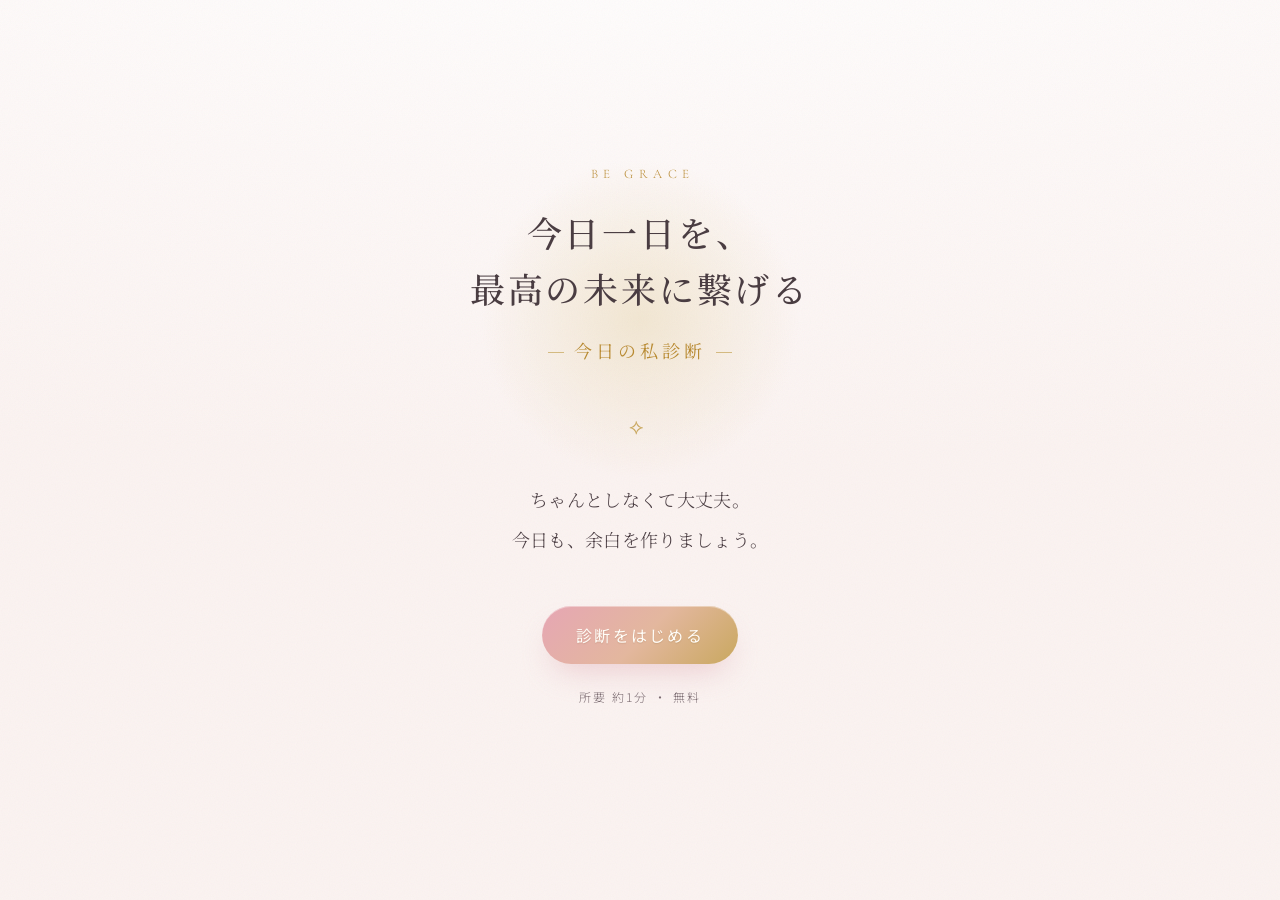
<file: shindan.html>
<!DOCTYPE html>
<html lang="ja">
  <head>
    <meta charset="UTF-8" />
    <meta name="viewport" content="width=device-width, initial-scale=1.0, viewport-fit=cover" />
    <meta name="theme-color" content="#FFF5F4" />
    <title>Be Grace ─ 今日の私診断</title>
    <meta
      name="description"
      content="今日一日を最高の未来に繋げる。Be Grace の無料の玄関、今日の私診断。"
    />

    <!-- 共有時（LINE / Instagram など）のプレビュー表示 -->
    <meta property="og:type" content="website" />
    <meta property="og:title" content="今日の私診断 ─ Be Grace" />
    <meta
      property="og:description"
      content="今日一日を、最高の未来に繋げる。1分でできる、今日のあなたの状態診断。"
    />
    <meta property="og:locale" content="ja_JP" />
    <meta name="twitter:card" content="summary_large_image" />
    <!-- ▼公開後、画像URL（絶対パス）を入れると、共有時に画像が出ます
         <meta property="og:image" content="https://あなたのURL/ogp.png" /> -->

    <!-- タブ・ブックマークのアイコン（ゴールドのリング） -->
    <link
      rel="icon"
      href="data:image/svg+xml,%3Csvg%20xmlns='http://www.w3.org/2000/svg'%20viewBox='0%200%2032%2032'%3E%3Ccircle%20cx='16'%20cy='16'%20r='9'%20fill='none'%20stroke='%23bd9c5e'%20stroke-width='2'/%3E%3C/svg%3E"
    />

    <link rel="preconnect" href="https://fonts.googleapis.com" />
    <link rel="preconnect" href="https://fonts.gstatic.com" crossorigin />
    <link
      href="https://fonts.googleapis.com/css2?family=Noto+Sans+JP:wght@300;400;500&family=Noto+Serif+JP:wght@300;400;500;600&family=Cormorant+Garamond:ital,wght@0,400;0,500;1,400&display=swap"
      rel="stylesheet"
    />
    <style>
/* ============================================================
   Be Grace ─ 今日の私診断
   リュクス・女性向け・余白を大切にしたトーン
   ============================================================ */

:root {
  --cream: #fdf8f7;
  --cream-deep: #fbf3f1;
  --ivory: #ffffff;
  --ink: #4a3d42;
  --ink-soft: #7a6a70;
  --gold: #c9a85f;
  --gold-deep: #b88a32;
  --gold-light: #f4e3b6;
  --rose: #e6a6b4;
  --rose-soft: #f6d2da;
  --rosegold: #e3b79e;
  --line: #f0dcd4;
  --radius: 26px;
  --ease: cubic-bezier(0.22, 0.61, 0.36, 1);
  --shadow: 0 30px 60px -24px rgba(205, 165, 170, 0.30);
  --shadow-card: 0 26px 54px -24px rgba(205, 165, 170, 0.32), 0 4px 14px -8px rgba(205, 165, 170, 0.18);
  --shadow-soft: 0 16px 38px -22px rgba(205, 165, 170, 0.26);
  --shadow-btn: 0 16px 30px -10px rgba(220, 160, 170, 0.45);
}

* {
  box-sizing: border-box;
  margin: 0;
  padding: 0;
}

html,
body {
  height: 100%;
}

body {
  font-family: 'Noto Sans JP', sans-serif;
  color: var(--ink);
  background:
    radial-gradient(150% 65% at 50% -14%, #ffffff 0%, var(--cream) 52%, var(--cream-deep) 100%) fixed;
  -webkit-font-smoothing: antialiased;
  line-height: 1.85;
  letter-spacing: 0.02em;
  font-weight: 300;
}

/* ごく薄い紙の質感（リュクスなマット感） */
body::before {
  content: '';
  position: fixed;
  inset: 0;
  z-index: 0;
  pointer-events: none;
  background-image: url("data:image/svg+xml,%3Csvg%20xmlns='http://www.w3.org/2000/svg'%20width='100'%20height='100'%3E%3Cfilter%20id='n'%3E%3CfeTurbulence%20type='fractalNoise'%20baseFrequency='0.85'%20numOctaves='2'%20stitchTiles='stitch'/%3E%3C/filter%3E%3Crect%20width='100%25'%20height='100%25'%20filter='url(%23n)'/%3E%3C/svg%3E");
  opacity: 0.05;
  mix-blend-mode: multiply;
}

.stage {
  max-width: 468px;
  margin: 0 auto;
  min-height: 100dvh;
  padding: 0 24px env(safe-area-inset-bottom);
  display: flex;
  flex-direction: column;
  position: relative;
  z-index: 1;
}

/* ---------- 画面の切り替え ---------- */
.screen {
  display: none;
  flex: 1;
  flex-direction: column;
  animation: fade 0.7s var(--ease);
}
.screen.is-active {
  display: flex;
}
@keyframes fade {
  from {
    opacity: 0;
    transform: translateY(14px);
  }
  to {
    opacity: 1;
    transform: none;
  }
}

/* ---------- 共通パーツ ---------- */
.eyebrow {
  font-family: 'Cormorant Garamond', serif;
  letter-spacing: 0.42em;
  text-transform: uppercase;
  font-size: 13px;
  color: var(--gold-deep);
  text-indent: 0.42em;
}

.btn {
  font-family: inherit;
  font-size: 16px;
  font-weight: 400;
  letter-spacing: 0.14em;
  border: none;
  cursor: pointer;
  border-radius: 999px;
  padding: 17px 34px;
  display: inline-block;
  text-align: center;
  text-decoration: none; /* <a>のボタンでも下線を出さず、余白を正しく効かせる */
  transition:
    transform 0.4s var(--ease),
    box-shadow 0.4s var(--ease),
    opacity 0.3s;
}
.btn--primary {
  background: linear-gradient(135deg, #e6a6b4 0%, #e3b79e 52%, #c9a85f 100%);
  color: #fffdf8;
  box-shadow: var(--shadow-btn), inset 0 1px 0 rgba(255, 255, 255, 0.38);
  text-shadow: 0 1px 1px rgba(120, 90, 40, 0.16);
}
.btn--primary:hover {
  transform: translateY(-2px);
  box-shadow:
    0 22px 36px -10px rgba(168, 134, 63, 0.5),
    inset 0 1px 0 rgba(255, 255, 255, 0.42);
}
.btn--primary:active {
  transform: translateY(0);
}
.btn--primary:disabled {
  opacity: 0.35;
  cursor: default;
  box-shadow: none;
  transform: none;
}
.btn--ghost {
  background: transparent;
  color: var(--gold-deep);
  border: 1px solid var(--line);
}
/* やわらかいお誘い用（売り込み感を出さない） */
.btn--soft {
  background: linear-gradient(180deg, #fffefb, #f6ecda);
  color: var(--gold-deep);
  border: 1px solid var(--gold);
  box-shadow: 0 8px 20px -12px rgba(168, 134, 63, 0.32);
}
.btn--soft:hover {
  transform: translateY(-2px);
  background: linear-gradient(180deg, #fffefb, #f1e4cb);
  box-shadow: 0 14px 26px -12px rgba(168, 134, 63, 0.4);
}

/* ============================================================
   玄関（ウェルカム）
   ============================================================ */
.screen--welcome {
  justify-content: center;
  text-align: center;
}
.welcome-inner {
  padding: 40px 6px 70px;
  position: relative;
}
/* 玄関の、やわらかな光 */
.welcome-inner::before {
  content: '';
  position: absolute;
  top: 4%;
  left: 50%;
  width: 340px;
  height: 340px;
  max-width: 92vw;
  transform: translateX(-50%);
  background: radial-gradient(circle, rgba(226, 207, 159, 0.4), transparent 66%);
  z-index: -1;
  pointer-events: none;
}
.hero-title {
  font-family: 'Noto Serif JP', serif;
  font-weight: 500;
  font-size: clamp(27px, 8.2vw, 35px);
  letter-spacing: 0.08em;
  margin: 18px 0 14px;
  line-height: 1.6;
}
.hero-sub {
  display: inline-block;
  font-family: 'Noto Serif JP', serif;
  font-weight: 400;
  color: var(--gold-deep);
  letter-spacing: 0.22em;
  font-size: 18px;
  position: relative;
  padding: 0 26px;
  margin-top: 4px;
}
.hero-sub::before,
.hero-sub::after {
  content: '';
  position: absolute;
  top: 52%;
  width: 16px;
  height: 1px;
  background: var(--gold);
  opacity: 0.75;
}
.hero-sub::before {
  left: 0;
}
.hero-sub::after {
  right: 0;
}
.hero-ornament {
  color: var(--gold);
  font-size: 22px;
  margin: 36px 0;
  letter-spacing: 0.3em;
}
.hero-lead {
  font-family: 'Noto Serif JP', serif;
  font-weight: 300;
  font-size: 18px;
  line-height: 2.2;
  margin-bottom: 46px;
}
.hero-note {
  margin-top: 22px;
  font-size: 12px;
  letter-spacing: 0.18em;
  color: var(--ink-soft);
}

/* ============================================================
   クイズ
   ============================================================ */
.quiz-head {
  display: flex;
  align-items: center;
  justify-content: space-between;
  padding: 26px 2px 8px;
}
.back {
  background: none;
  border: none;
  font-size: 28px;
  line-height: 1;
  color: var(--gold-deep);
  cursor: pointer;
  width: 40px;
  height: 40px;
  border-radius: 50%;
  transition: background 0.3s;
}
.back:hover {
  background: rgba(189, 156, 94, 0.1);
}
.quiz-head__spacer {
  width: 40px;
}
.progress {
  display: flex;
  gap: 10px;
}
.dot {
  width: 8px;
  height: 8px;
  border-radius: 50%;
  background: var(--line);
  transition: all 0.5s var(--ease);
}
.dot.is-on {
  background: var(--gold);
  transform: scale(1.25);
}

.step {
  display: none;
  flex: 1;
  flex-direction: column;
  padding: 18px 2px 40px;
  animation: fade 0.6s var(--ease);
}
.step.is-active {
  display: flex;
}
.step-no {
  font-family: 'Cormorant Garamond', serif;
  font-size: 30px;
  color: var(--gold);
  letter-spacing: 0.1em;
}
.step-title {
  font-family: 'Noto Serif JP', serif;
  font-weight: 500;
  font-size: clamp(16px, 4.8vw, 19px);
  line-height: 1.6;
  margin: 8px 0 10px;
  white-space: nowrap; /* 見出しは1行に収める */
}
.step-hint {
  color: var(--ink-soft);
  font-size: 14px;
  margin-bottom: 30px;
}
.optional-tag {
  display: inline-block;
  vertical-align: middle;
  margin-left: 10px;
  font-family: 'Noto Sans JP', sans-serif;
  font-size: 11px;
  font-weight: 400;
  letter-spacing: 0.08em;
  color: var(--gold-deep);
  background: rgba(189, 156, 94, 0.12);
  border-radius: 999px;
  padding: 3px 12px;
}
.step-hint b {
  color: var(--gold-deep);
  font-weight: 500;
}

.field-birth {
  display: flex;
  gap: 10px;
}
.field-select {
  flex: 1;
  min-width: 0;
  font-family: inherit;
  font-size: 16px;
  color: var(--ink);
  background-color: var(--ivory);
  border: 1px solid var(--line);
  border-radius: 16px;
  padding: 17px 28px 17px 12px;
  cursor: pointer;
  letter-spacing: 0.04em;
  text-align: center;
  text-align-last: center;
  appearance: none;
  -webkit-appearance: none;
  /* 金色の下向き矢印（押せる印） */
  background-image: url("data:image/svg+xml,%3Csvg%20xmlns='http://www.w3.org/2000/svg'%20width='12'%20height='8'%20viewBox='0%200%2012%208'%3E%3Cpath%20d='M1%201l5%205%205-5'%20fill='none'%20stroke='%23bd9c5e'%20stroke-width='1.6'/%3E%3C/svg%3E");
  background-repeat: no-repeat;
  background-position: right 11px center;
}
.field-select:focus {
  outline: none;
  border-color: var(--gold);
  box-shadow: 0 0 0 4px rgba(189, 156, 94, 0.12);
}

/* 生まれた日を選ぶと現れる、その場プレビュー */
.birth-preview {
  margin-top: 22px;
  margin-bottom: auto;
  text-align: center;
  padding: 24px 22px 22px;
  background: linear-gradient(135deg, #faf4e9, #f5ead6);
  border-radius: 22px;
  animation: rise 0.6s var(--ease);
}
.birth-preview .rhythm-name {
  font-size: 21px;
  margin-top: 8px;
}
.birth-preview .rhythm-reading {
  font-size: 14px;
}
.birth-preview__caption {
  margin-top: 16px;
  font-size: 11px;
  line-height: 1.8;
  color: var(--ink-soft);
  letter-spacing: 0.04em;
}

/* 選択肢 */
.choices {
  display: flex;
  flex-wrap: wrap;
  gap: 11px;
  margin-bottom: auto;
}
.choices--gender {
  flex-direction: column;
}
.chip {
  font-family: inherit;
  font-size: 15px;
  font-weight: 300;
  color: var(--ink);
  background: linear-gradient(180deg, #fffdf9, var(--ivory));
  border: 1px solid var(--line);
  border-radius: 999px;
  padding: 13px 20px;
  cursor: pointer;
  transition: all 0.35s var(--ease);
  letter-spacing: 0.05em;
  box-shadow: 0 2px 6px -3px rgba(150, 122, 80, 0.12);
}
.chip--lg {
  padding: 18px 22px;
  text-align: left;
  font-size: 16px;
}
.chip:hover {
  border-color: var(--gold);
  transform: translateY(-1px);
}
.chip.is-on {
  background: linear-gradient(135deg, #e3c477, var(--gold-deep));
  color: #fffdf8;
  border-color: transparent;
  box-shadow:
    0 10px 20px -6px rgba(168, 134, 63, 0.4),
    inset 0 1px 0 rgba(255, 255, 255, 0.32);
}
/* tone でほのかに色味を分ける */
.chip[data-tone='shine'].is-on {
  background: linear-gradient(135deg, #e3c477, #c9a85f);
}
.chip.is-disabled {
  opacity: 0.4;
  pointer-events: none;
}

.select-count {
  text-align: center;
  font-family: 'Cormorant Garamond', serif;
  font-size: 22px;
  color: var(--gold-deep);
  letter-spacing: 0.1em;
  margin: 24px 0 18px;
}

.step .btn {
  margin-top: 26px;
  width: 100%;
}

/* ============================================================
   診断中
   ============================================================ */
.screen--loading {
  justify-content: center;
  align-items: center;
  text-align: center;
}
.loader {
  display: flex;
  gap: 12px;
  margin-bottom: 28px;
}
.loader span {
  width: 11px;
  height: 11px;
  border-radius: 50%;
  background: var(--gold);
  animation: breathe 1.4s var(--ease) infinite;
}
.loader span:nth-child(2) {
  animation-delay: 0.2s;
}
.loader span:nth-child(3) {
  animation-delay: 0.4s;
}
@keyframes breathe {
  0%,
  100% {
    transform: scale(0.6);
    opacity: 0.4;
  }
  50% {
    transform: scale(1);
    opacity: 1;
  }
}
.loading-text {
  font-family: 'Noto Serif JP', serif;
  color: var(--ink-soft);
  letter-spacing: 0.14em;
}

/* ============================================================
   結果
   ============================================================ */
.screen--result {
  padding-bottom: 50px;
}
.result-inner {
  padding-top: 34px;
}
.result-eyebrow {
  text-align: center;
  font-family: 'Cormorant Garamond', serif;
  letter-spacing: 0.4em;
  font-size: 12px;
  color: var(--gold-deep);
  text-transform: uppercase;
  margin-bottom: 18px;
}
.result-personal {
  text-align: center;
  font-size: 13px;
  color: var(--ink-soft);
  margin-bottom: 22px;
  letter-spacing: 0.06em;
}

/* 結果ヘッダーカード */
.result-card {
  background: linear-gradient(170deg, #fffdf9, var(--ivory));
  border-radius: var(--radius);
  padding: 46px 30px 40px;
  text-align: center;
  box-shadow: var(--shadow-card);
  border: 1px solid rgba(255, 255, 255, 0.8);
  position: relative;
  overflow: hidden;
}
.result-card::before {
  content: '';
  position: absolute;
  inset: 0 0 auto 0;
  height: 4px;
  background: linear-gradient(
    90deg,
    transparent,
    var(--type-accent, var(--gold)) 22%,
    var(--type-accent, var(--gold)) 78%,
    transparent
  );
}
.result-symbol {
  font-size: 40px;
  color: var(--type-accent, var(--gold));
  line-height: 1;
}
.result-type {
  font-family: 'Noto Serif JP', serif;
  font-weight: 600;
  font-size: clamp(21px, 6.4vw, 29px);
  letter-spacing: 0.03em;
  margin: 16px 0 12px;
  white-space: nowrap; /* 「エネルギー充電タイプ」等の長い名前も1行に収める */
}
.result-tagline {
  font-family: 'Noto Serif JP', serif;
  font-weight: 300;
  color: var(--ink-soft);
  font-size: 16px;
  line-height: 1.9;
}

/* 今日のあなたのリズム（生年月日 × 今日の日付） */
.result-rhythm {
  margin-top: 22px;
  text-align: center;
  padding: 24px 22px 26px;
  background: rgba(255, 255, 255, 0.4);
  border: 1px solid var(--line);
  border-radius: 22px;
  opacity: 0;
  transform: translateY(16px);
  animation: rise 0.7s var(--ease) forwards;
}
.rhythm-label {
  display: inline-block;
  font-family: 'Cormorant Garamond', serif;
  letter-spacing: 0.18em;
  font-size: 11px;
  text-transform: uppercase;
  color: var(--gold-deep);
  margin-bottom: 14px;
}
.rhythm-name {
  font-family: 'Noto Serif JP', serif;
  font-weight: 500;
  font-size: 22px;
  letter-spacing: 0.1em;
  color: var(--gold-deep);
  position: relative;
  display: inline-block;
  padding: 0 24px;
}
.rhythm-name::before,
.rhythm-name::after {
  content: '';
  position: absolute;
  top: 50%;
  width: 16px;
  height: 1px;
  background: var(--gold);
  opacity: 0.6;
}
.rhythm-name::before {
  left: -6px;
}
.rhythm-name::after {
  right: -6px;
}
.rhythm-reading {
  font-family: 'Noto Serif JP', serif;
  font-weight: 300;
  font-size: 14.5px;
  line-height: 2.05;
  color: var(--ink);
  margin-top: 14px;
  text-align: left;
}

/* 結果のセクション群 */
.result-block {
  margin-top: 26px;
  background: rgba(255, 255, 255, 0.55);
  border: 1px solid var(--line);
  border-radius: 22px;
  padding: 26px 26px 28px;
  opacity: 0;
  transform: translateY(16px);
  animation: rise 0.7s var(--ease) forwards;
}
@keyframes rise {
  to {
    opacity: 1;
    transform: none;
  }
}
.block-label {
  display: inline-flex;
  align-items: center;
  gap: 9px;
  font-family: 'Cormorant Garamond', serif;
  letter-spacing: 0.16em;
  font-size: 13px;
  text-transform: uppercase;
  color: var(--gold-deep);
  margin-bottom: 14px;
}
.block-label::before {
  content: '';
  width: 18px;
  height: 1px;
  background: var(--gold);
}
.block-jp {
  font-family: 'Noto Serif JP', serif;
  font-weight: 500;
  font-size: 17px;
  margin-bottom: 10px;
  letter-spacing: 0.04em;
}
.block-body {
  font-size: 15px;
  line-height: 2.1;
  color: var(--ink);
}

/* 今日の状態ブロックは、他の結果と同じく中央ぞろえに */
.result-block--today {
  text-align: center;
}
.result-block--today .block-label {
  justify-content: center;
}
/* 読み応えのある本文（お見受け文・アドバイス）は、読みやすく左ぞろえに */
.result-block--today .block-body {
  text-align: left;
}

/* 今日の判定（進みやすい日 / 整えながら進む日） */
.verdict {
  font-family: 'Noto Serif JP', serif;
  font-weight: 500;
  font-size: clamp(19px, 5.4vw, 22px);
  color: var(--gold-deep);
  text-align: center;
  letter-spacing: 0.04em;
  line-height: 1.7;
  margin-bottom: 18px;
}

/* アファメーション（特別なトーン） */
.result-block--affirm {
  background: #ffffff;
  border-color: var(--line);
  text-align: center;
}
/* アファメーション3つ：1行ずつ、やさしい区切り線で */
.result-block--affirm .block-jp {
  margin-bottom: 16px;
}
.affirm-line {
  font-family: 'Noto Serif JP', serif;
  font-weight: 300;
  font-size: clamp(15px, 4.2vw, 17px);
  line-height: 2;
  padding: 12px 4px;
}
.affirm-line + .affirm-line {
  border-top: 1px solid rgba(189, 156, 94, 0.2);
}

.affirm-quote {
  font-family: 'Noto Serif JP', serif;
  font-weight: 300;
  font-size: clamp(15px, 4.4vw, 17px);
  line-height: 2.1;
  position: relative;
  padding: 8px 6px;
}
.affirm-quote::before,
.affirm-quote::after {
  content: '“';
  font-family: 'Cormorant Garamond', serif;
  color: var(--gold);
  font-size: 34px;
  line-height: 0;
  vertical-align: -0.35em;
  margin: 0 4px;
}
.affirm-quote::after {
  content: '”';
}

/* 最後のやさしい一言 */
.result-closing {
  text-align: center;
  font-family: 'Noto Serif JP', serif;
  font-weight: 300;
  font-size: 18px;
  line-height: 2.2;
  color: var(--ink);
  margin: 40px 14px 8px;
}
.closing-mark {
  color: var(--gold);
  font-size: 18px;
  margin-bottom: 14px;
}

/* Be Grace Message（オーナーからの、毎回ランダムなひとこと） */
.result-message {
  display: flex;
  flex-direction: column;
  align-items: center;
}
.message-label {
  font-family: 'Cormorant Garamond', serif;
  letter-spacing: 0.3em;
  font-size: 12px;
  text-transform: uppercase;
  color: var(--gold-deep);
  text-indent: 0.3em;
  margin-bottom: 16px;
}
.message-body {
  font-family: 'Noto Serif JP', serif;
  font-weight: 300;
  font-size: clamp(16px, 4.6vw, 18px);
  line-height: 2.2;
}

/* 鍵の奥への、ひそやかな誘い（売り込まない） */
.result-door {
  margin-top: 44px;
  text-align: center;
  padding: 30px 24px;
  border-top: 1px solid var(--line);
}
.door-line {
  font-family: 'Noto Serif JP', serif;
  font-weight: 300;
  font-size: 15px;
  color: var(--ink-soft);
  line-height: 2.1;
  letter-spacing: 0.06em;
}
.door-cta {
  width: 100%;
  margin-top: 24px;
}
.door-sub {
  margin-top: 14px;
  font-size: 12px;
  color: var(--ink-soft);
  letter-spacing: 0.04em;
}
.door-invite {
  margin-top: 18px;
  font-family: 'Noto Serif JP', serif;
  font-weight: 400;
  font-size: 16px;
  line-height: 2;
  color: var(--ink);
  letter-spacing: 0.05em;
}
.door-key {
  font-size: 20px;
  color: var(--gold);
  display: block;
  margin-bottom: 12px;
}
.door-mark {
  font-size: 18px;
  color: var(--gold);
  margin-bottom: 14px;
  letter-spacing: 0.2em;
}

.result-actions {
  margin-top: 34px;
  display: flex;
  flex-direction: column;
  gap: 12px;
}
.result-actions .btn {
  width: 100%;
}

/* やさしい免責 */
.disclaimer {
  margin-top: 26px;
  text-align: center;
  font-size: 11px;
  line-height: 1.9;
  color: var(--ink-soft);
  opacity: 0.85;
  letter-spacing: 0.04em;
}

/* 「う」だけ・「夫」だけ…と最後の1文字が次の行に落ちる"ぼっち改行"を防ぐ。
   句読点（、。）の所だけで改行し、語の途中では折り返さない（JSが、。の後ろに改行候補を入れる）。
   長すぎて1行に入らないときだけ、やむを得ず途中で折り返す（overflow-wrap）。 */
/* 短い・中央ぞろえの言葉：句読点や中央で"半分ずつ"気持ちよく折り返す（phrの<wbr>＋keep-all） */
.result-tagline,
.affirm-quote,
.affirm-line,
.message-body,
.door-line,
.door-invite {
  word-break: keep-all;
}
/* 読み応えのある本文・見出し・説明文：日本語の自然な改行（禁則処理）に任せる。「。」「、」は行頭に来ない */
.block-body,
.rhythm-reading,
.step-title,
.step-hint,
.hero-lead {
  line-break: strict;
  word-break: normal;
  overflow-wrap: normal;
}
/* 見出しは行の長さをそろえる */
.hero-title,
.hero-lead,
.step-title {
  text-wrap: balance;
}

@media (max-width: 360px) {
  .stage {
    padding: 0 16px;
  }
}

    </style>
  </head>
  <body>
    <main class="stage" id="stage">
      <!-- ▼ 玄関（ウェルカム） -->
      <section class="screen screen--welcome is-active" data-screen="welcome">
        <div class="welcome-inner">
          <p class="eyebrow">Be Grace</p>
          <h1 class="hero-title">今日一日を、<br />最高の未来に繋げる</h1>
          <p class="hero-sub">今日の私診断</p>
          <div class="hero-ornament" aria-hidden="true">⟡</div>
          <p class="hero-lead">
            ちゃんとしなくて大丈夫。<br />
            今日も、余白を作りましょう。
          </p>
          <button class="btn btn--primary" data-action="start">診断をはじめる</button>
          <p class="hero-note">所要 約1分 ・ 無料</p>
        </div>
      </section>

      <!-- ▼ 質問ステップ -->
      <section class="screen screen--quiz" data-screen="quiz">
        <header class="quiz-head">
          <button class="back" data-action="back" aria-label="ひとつ前へ">‹</button>
          <div class="progress" aria-hidden="true">
            <span class="dot" data-step="0"></span>
            <span class="dot" data-step="1"></span>
          </div>
          <span class="quiz-head__spacer"></span>
        </header>

        <!-- Step 1: 生年月日 -->
        <div class="step is-active" data-step="0">
          <p class="step-no">01</p>
          <h2 class="step-title">生まれた日を、教えてください<span class="optional-tag">任意</span></h2>
          <p class="step-hint">
            生まれた日を選ぶと「生まれ持ったあなたのリズム（あなたの本質）」も届きます。<br />
            入れずに進んでも、診断はできます。
          </p>
          <div class="field-birth">
            <select class="field-select" id="birthYear" aria-label="生まれた年"></select>
            <select class="field-select" id="birthMonth" aria-label="生まれた月"></select>
            <select class="field-select" id="birthDay" aria-label="生まれた日"></select>
          </div>
          <div class="birth-preview" id="birthPreview" hidden>
            <span class="rhythm-label">Your Nature ─ 生まれ持ったあなたのリズム</span>
            <p class="rhythm-name"></p>
            <p class="rhythm-reading"></p>
            <p class="birth-preview__caption">↑ これが、あなたの生まれ持った性質です。</p>
          </div>
          <button class="btn btn--primary" data-action="next" data-from="0">つぎへ</button>
        </div>

        <!-- Step 2: 気持ち・体調 3つ -->
        <div class="step" data-step="1">
          <p class="step-no">02</p>
          <h2 class="step-title">いまの気持ち・体調は？</h2>
          <p class="step-hint">近いものを <b>3つ</b> 選んでください。</p>
          <div
            class="choices choices--feelings"
            id="feelings"
            role="group"
            aria-label="気持ち・体調を3つ選ぶ"
          ><!-- JSで生成 --></div>
          <p class="select-count" id="selectCount">0 / 3</p>
          <button class="btn btn--primary" data-action="next" data-from="1" disabled>
            診断する
          </button>
        </div>
      </section>

      <!-- ▼ 診断中 -->
      <section class="screen screen--loading" data-screen="loading">
        <div class="loader" aria-hidden="true"><span></span><span></span><span></span></div>
        <p class="loading-text">今日のあなたを、感じています…</p>
      </section>

      <!-- ▼ 使い切ったとき（1回／14日モード）の案内 -->
      <section class="screen screen--welcome" data-screen="locked">
        <div class="welcome-inner">
          <p class="eyebrow">Be Grace</p>
          <div class="hero-ornament" aria-hidden="true">⟡</div>
          <p class="hero-lead" id="lockedLead"></p>
          <a class="btn btn--primary" id="lockedCta" href="#" target="_blank" rel="noopener"></a>
        </div>
      </section>

      <!-- ▼ 結果 -->
      <section class="screen screen--result" data-screen="result">
        <div class="result-inner" id="resultInner"><!-- JSで生成 --></div>
      </section>
    </main>
    <script>
/* ============================================================
 *  Be Grace ─ リンク設定ファイル
 * ============================================================
 *
 *  ボタンの飛び先は、あなたのサイト（WordPress）の固定ページに向けてあります。
 *  ↓ この2ページを WordPress で作れば、ボタンが自動でそこに繋がります。
 *    ・begracenao.com/guide/   … 個別相談・セミナーのご案内（①の飛び先）
 *    ・begracenao.com/member/  … 会員のご案内（②の飛び先）
 *
 *  ★ ここがポイント ★
 *  この2ページの"中身"は、いつでも WordPress の管理画面で編集できます。
 *  （個別相談→セミナーに変える、日時を変える 等）。
 *  だから、アプリ本体（このファイル）は二度と触らなくてOKです。
 * ============================================================ */

const CONFIG = {
  // ① 1日モードの後 →「ご案内を見る」の飛び先（個別相談・セミナーのご案内ページ）
  CONSULT_URL: 'https://begracenao.com/guide/',

  // ② 14日モードの後 →「次のご案内を見る」の飛び先（会員のご案内ページ）
  MEMBER_URL: 'https://begracenao.com/member/',

  // （予備）LINE公式の友だち追加リンク。今のファネルではアプリ内で未使用
  LINE_URL: 'https://begracenao.com/guide/',
};

/*
 * ▼ アクセス3段階（モード）の使い方
 *   ・①1日    … 通常のURL                 （無料・LINE登録した人に渡す）
 *   ・②30日   … URLのうしろに ?plan=30     を付ける（有料ミニ講座用。最後に「30日まとめ」）
 *   ・③無期限 … URLのうしろに ?plan=member を付ける（あなた＆会員に渡す）
 *   例）https://begracenao.com/shindan.html?plan=30
 */

/*
 * Be Grace ─ 今日の私診断（無料の玄関）
 * 診断データ定義
 *
 * - FEELINGS: 体調・気持ちの選択肢（3つ選ぶ）。各選択肢は診断タイプへの重みを持つ。
 * - TYPES:    7つの診断タイプと、無料診断で出す5項目のコピー。
 *
 * 医療診断ではなく、セルフケアの範囲。責めず・押し付けず・ホッとする言葉で。
 */

/* 診断タイプ ID */
const T = {
  BRAIN: 'brain', // 脳疲労
  BODY: 'body', // カラダ疲労
  NERVE: 'nerve', // 神経緊張
  EMOTION: 'emotion', // 感情整理
  CHARGE: 'charge', // エネルギー充電
  RECOVER: 'recover', // 回復完了
  CHALLENGE: 'challenge', // チャレンジ日和
};

/*
 * 今日の状態チェック（20個・朝に直感で3つ選ぶ）
 * 各選択肢は裏に2つのタグを持つ：
 *   type : 7タイプ判定タグ
 *   mood : 'beautiful'（今日は進みやすい日）/ 'suffering'（今日は整えながら進む日）
 * 表示の色分けは mood から決める（beautiful=きらめき / suffering=やわらか）。
 */
const FEELINGS = [
  /* ── カラダ ── */
  { id: 'darui', label: 'だるい', type: T.BODY, mood: 'suffering' },
  { id: 'tsukareta', label: '疲れてる', type: T.BODY, mood: 'suffering' },
  { id: 'kubikata', label: '首肩重い', type: T.BODY, mood: 'suffering' },
  { id: 'nemui', label: '眠い', type: T.CHARGE, mood: 'suffering' },
  { id: 'bonyari', label: 'ぼんやり', type: T.CHARGE, mood: 'suffering' },
  /* ── 思考 ── */
  { id: 'atama', label: '頭が重い', type: T.BRAIN, mood: 'suffering' },
  { id: 'kangaesugi', label: '考えすぎ', type: T.BRAIN, mood: 'suffering' },
  { id: 'kimerarenai', label: '決められない', type: T.BRAIN, mood: 'suffering' },
  /* ── 感情 ── */
  { id: 'fuan', label: '不安', type: T.NERVE, mood: 'suffering' },
  { id: 'aseri', label: '焦り', type: T.NERVE, mood: 'suffering' },
  { id: 'kizukai', label: '気を使う', type: T.NERVE, mood: 'suffering' },
  { id: 'iraira', label: 'イライラ', type: T.EMOTION, mood: 'suffering' },
  { id: 'moyamoya', label: 'モヤモヤ', type: T.EMOTION, mood: 'suffering' },
  { id: 'ochikomi', label: '落ち込み', type: T.EMOTION, mood: 'suffering' },
  /* ── 前向き ── */
  { id: 'karui', label: '軽い', type: T.RECOVER, mood: 'beautiful' },
  { id: 'anshin', label: '安心', type: T.RECOVER, mood: 'beautiful' },
  { id: 'sukkiri', label: 'スッキリ', type: T.RECOVER, mood: 'beautiful' },
  { id: 'wakuwaku', label: 'ワクワク', type: T.CHALLENGE, mood: 'beautiful' },
  { id: 'yaruki', label: 'やる気', type: T.CHALLENGE, mood: 'beautiful' },
  { id: 'maemuki', label: '前向き', type: T.CHALLENGE, mood: 'beautiful' },
];

/*
 * 診断タイプ定義
 * priority: 同点時の優先順（数が小さいほど先に拾う）。判定(mood)に合うタイプの中で
 *           同数になったときの決め手。「整える」を大切にする順（カラダ疲労→…→チャレンジ）。
 * 無料診断で出すのは下記5項目のみ：
 *   result(結果) / reason(かんたんな理由) / future(今日の未来メッセージ)
 *   affirmation(今日のアファメーション) / closing(最後のやさしい一言)
 */
const TYPES = {
  [T.BRAIN]: {
    id: T.BRAIN,
    name: '脳疲労タイプ',
    symbol: '☁︎',
    tagline: '頭の中に、すこし霧がかかっている日',
    accent: '#9AA7B0',
    priority: 3,
    advices: [
      '今日は、考えることから少し離れて、頭に余白をつくる日。答えを探すより、ぼんやりする時間を持つほど、思考は自然と澄んでいきます。',
      'たくさん考えた頭は、もう十分がんばっています。今日は、決めること・調べることをいったん手放して、何もしない余白を自分に許してあげてください。',
      '情報でいっぱいの頭には、空白がいちばんの栄養です。今日は予定をつめこまず、ぽっかりした時間をひとつ残しておくと、心まで軽くなっていきます。',
    ],
    reason: '考えすぎ・情報過多・決断疲れで、頭がオーバーワークになっている状態です。答えを出そうとするほど疲れやすく、今は「もっと考える」より「余白をつくる」ことが必要です。',
    future: '今日は、考えることをすこしお休みしても大丈夫。頭をゆるめたぶんだけ、明日の発想は澄んでいきます。',
    affirmations: [
      '私は、心をゆるめて、答えとつながっています。',
      '私は、静かな余白の中で、必要な答えを受け取っています。',
      '私は、今ここに戻るほど、未来への道が自然に見えています。',
    ],
    messages: [
      '過去や未来ではなく、今に戻ろう✨',
      '大切な直感は、時間と余白がないとやってこない✨',
      'しっかり寝る。ひたすらぼーっとしよう✨',
      'そんなに自分を律して頑張らなくて大丈夫✨',
      '人生は習慣でしか変わらない✨\n結局、毎日どう生きるか。',
    ],
  },
  [T.BODY]: {
    id: T.BODY,
    name: 'カラダ疲労タイプ',
    symbol: '☾',
    tagline: 'カラダが、休息をやさしく求めている日',
    accent: '#B79A86',
    priority: 1,
    advices: [
      '今日は、がんばることより、カラダを休ませることを最優先にする日。横になる・あたためる・早めに眠る——回復にあてた時間は、ちゃんと未来につながります。',
      '重く感じるカラダは、これまで動いてくれた証です。今日は無理に動かさず、ゆっくり休ませてあげてください。休むことも、立派な前進です。',
      'カラダが「少し休ませて」とサインを出しています。今日は予定をしぼって、こまめに座る・深く眠る時間をつくると、巡りも気持ちも戻ってきます。',
    ],
    reason: '睡眠不足・移動・家事・仕事などで、カラダの回復が追いついていない状態です。やる気がないのではなく、カラダが「少し休ませて」とサインを出しています。今日は気合いより回復を優先する日です。',
    future: 'カラダの重さは、がんばってきた証。今日を労わる一日にすると、未来のあなたはふっと軽くなります。',
    affirmations: [
      '私は、休みながら、ちゃんと前へ進んでいます。',
      '私は、カラダを大切にするほど、本来の巡りが戻っています。',
      '私は、休むほど整い、私らしい未来へ進んでいます。',
    ],
    messages: [
      'エネルギー温存のため、思い切って休んでみて✨',
      'しっかり寝る。ひたすらぼーっとしよう✨',
      'そんなに自分を律して頑張らなくて大丈夫✨',
      'まずは自分がやりたいことをする時間を確保✨',
      '理想を叶えるために、努力しなきゃと思う必要なし✨',
    ],
  },
  [T.NERVE]: {
    id: T.NERVE,
    name: '神経緊張タイプ',
    symbol: '꙳',
    tagline: '神経が、すこし張りつめている日',
    accent: '#A99CC4',
    priority: 4,
    advices: [
      '今日は、気を張った神経を、そっと緩めてあげる日。肩や顔の力を抜いて、ゆっくり長く息を吐くほど、心も穏やかにほどけていきます。',
      '緊張がつづいたカラダは、ずっとあなたを守ろうとしてくれていました。今日は安心できる場所で、あたたかい飲みものとともに、ゆるむ時間をとってみてください。',
      '急いで解決しようとせず、まず「もう大丈夫」とカラダに伝える日。緩めるほど神経は落ち着き、見える景色までやわらかくなっていきます。',
    ],
    reason: '不安・焦り・気遣い・罪悪感などで、神経が緊張モードになっている状態です。問題をすぐ解決しようとするより、まず安心を戻すことが大切です。カラダをゆるめると、心も落ち着きやすくなります。',
    future: '気を張ってきたぶん、今日はゆるめる番。呼吸をひとつ深くするだけで、未来は穏やかにほどけていきます。',
    affirmations: [
      '私は、ゆるんでいても、ちゃんと守られています。',
      '私は、安心の中でゆるみ、本来の力を取り戻しています。',
      '私は、穏やかなカラダで、望む世界を選んでいます。',
    ],
    messages: [
      '世界はあなたの味方✨',
      '今の感情に気づけただけで十分✨',
      'そんなに自分を律して頑張らなくて大丈夫✨',
      '過去や未来ではなく、今に戻ろう✨',
      '理想を叶えるために、努力しなきゃと思う必要なし✨',
    ],
  },
  [T.EMOTION]: {
    id: T.EMOTION,
    name: '感情整理タイプ',
    symbol: '❀',
    tagline: 'こころが、整理したい想いを抱えている日',
    accent: '#C58FA0',
    priority: 5,
    advices: [
      '今日は、わいてくる気持ちを、否定せずそのまま感じてあげる日。「そう感じているんだね」と認めるだけで、心は静かに整っていきます。',
      '感情は、ふたをするより、感じきるほうが早く流れていきます。今日は前向きになろうとせず、自分の本音にやさしく耳をかたむけてみてください。',
      '揺れている心は、丁寧に生きている証です。今日は、悲しさもイライラもまるごと抱きしめて、自分にだけは味方でいてあげてください。',
    ],
    reason: '悲しさ・落ち込み・イライラ・罪悪感など、感情が内側に溜まっている状態です。無理に前向きになる必要はありません。まずは「そう感じているんだな」と気づくことが、未来へ進む一歩です。',
    future: 'わいてくる感情は、あなたが丁寧に生きている証。今日は感じきってあげると、未来はもっと軽やかに進みます。',
    affirmations: [
      '私は、どんな気持ちの私も、大切にしています。',
      '私は、感情の奥にある本音とやさしくつながっています。',
      '私は、自分の気持ちを愛しながら、未来を選んでいます。',
    ],
    messages: [
      '今の感情に気づけただけで十分✨',
      'やめても大丈夫✨',
      'いきなりやめなくても、10％からやめてみよう✨',
      '人に何を言われても、自分だけは自分を許してあげて✨',
      '世の中の正解が、あなたの正解とは限らない✨',
      '自分の感情は、少しずつでも表現してみて✨',
    ],
  },
  [T.CHARGE]: {
    id: T.CHARGE,
    name: 'エネルギー充電タイプ',
    symbol: '☼',
    tagline: 'エネルギーを、静かに満たしたい日',
    accent: '#D2B377',
    priority: 2,
    advices: [
      '今日は、動き出すより、満ちるのを待つ日。心地よいと感じることをひとつ大切にすると、エネルギーは自然に戻ってきます。',
      'まだ走り出さなくて大丈夫。今日は、好きな香り・あたたかい光・静かな音楽——自分を満たしてくれるものに、そっと触れて過ごしてみてください。',
      'エネルギーは、無理に絞り出すより、満たすほどわいてきます。今日は「やらなきゃ」を脇に置いて、心地よさを補給する一日にしてみましょう。',
    ],
    reason: '疲れ切っているわけではないけれど、まだ動き出すほどのエネルギーが満ちていない状態です。今日は大きく進むより、整える・ぼーっとする・心地よいものに触れることで、自然に力が戻ってきます。',
    future: '今は充電の時間。無理に動かず満たしていくほど、未来のあなたは大きく羽ばたけます。',
    affirmations: [
      '私は、満ちて、内側から輝いています。',
      '私は、内側から整い、必要なものを自然に受け取っています。',
      '私は、満ちた私から、愛と豊かさを巡らせています。',
    ],
    messages: [
      '人生を豊かにするのは、心に残るような経験✨',
      'まずは自分がやりたいことをする時間を確保✨',
      'やって幸せなことしかやらないと決めよう✨',
      '大切な直感は、時間と余白がないとやってこない✨',
      'しっかり寝る。ひたすらぼーっとしよう✨',
    ],
  },
  [T.RECOVER]: {
    id: T.RECOVER,
    name: '回復完了タイプ',
    symbol: '✦',
    tagline: '心とカラダが、軽やかに整っている日',
    accent: '#9CB99E',
    priority: 6,
    advices: [
      '今日は、整ったこの軽やかさを味わう日。気になっていた小さなことに、ふっと手をつけてみると、流れが心地よく動きはじめます。',
      '心もカラダも、いいバランスにいます。今日はこの調子を活かして、後回しにしていたことへ、軽い気持ちで一歩進んでみてください。',
      '満ちて整った今は、選ぶ力がいちばん働くとき。今日は、本当にやりたいことを基準に、心が動くほうをそっと選んでいきましょう。',
    ],
    reason: 'カラダも気持ちも比較的整っていて、軽さや安心感がある状態です。無理に頑張る必要はありませんが、今の軽さを活かして、小さな行動を起こすと未来につながりやすい日です。',
    future: '整ったあなたのまま、今日を味わって。この余白が、最高の未来への滑走路になります。',
    affirmations: [
      '私は、整っています。今の私で、選んでいます。',
      '私は、整ったカラダで、本来の私に戻っています。',
      '私は、満ちた状態から、次のステージへ進んでいます。',
    ],
    messages: [
      '願ったら全部叶う✨\n願わなかったら叶わない✨',
      '人生を豊かにするのは、心に残るような経験✨',
      'やって幸せなことしかやらないと決めよう✨',
      'まずは自分がやりたいことをする時間を確保✨',
      '世界はあなたの味方✨',
    ],
  },
  [T.CHALLENGE]: {
    id: T.CHALLENGE,
    name: 'チャレンジ日和タイプ',
    symbol: '✧',
    tagline: '一歩、踏み出すのにぴったりな日',
    accent: '#D9A14E',
    priority: 7,
    advices: [
      '今日は、追い風が吹いている日。完璧を待たず、やってみたいことへ小さな一歩を出すと、うれしい流れが生まれていきます。',
      'ワクワクは、進んでいいというサインです。今日は、ためらっていたことに「えいっ」と手をのばしてみてください。動くほど道はひらけます。',
      '今日のあなたは、軽やかに動ける状態にいます。気になっていた連絡、はじめたかったこと——小さく始めるのに、これ以上ない一日です。',
    ],
    reason: 'ワクワク・やってみたい・前向きな感覚が出ている状態です。完璧に準備ができていなくても、今日は一歩動いてみることで流れが生まれやすい日です。小さな挑戦を選んでみましょう。',
    future: '今日のあなたには、未来を動かす追い風が吹いています。やさしい一歩が、最高の明日をつくります。',
    affirmations: [
      '私は、私のペースで、未来を選んでいます。',
      '私は、楽しさと好奇心を味方に、軽やかに進んでいます。',
      '私は、今日の一歩から、理想の世界を創っています。',
    ],
    messages: [
      '願ったら全部叶う✨\n願わなかったら叶わない✨',
      '人生は習慣でしか変わらない✨\n結局、毎日どう生きるか。',
      'やって幸せなことしかやらないと決めよう✨',
      '人生を豊かにするのは、心に残るような経験✨',
      '理想を叶えるために、努力しなきゃと思う必要なし✨',
    ],
  },
};

/*
 * 生まれ持ったあなたのリズム（数秘・ライフパス）
 * 生年月日"だけ"から、生まれ持った性質を1つ導く（固定）。
 * 占いの楽しさに「カラダと心」の世界観をまとわせた、Be Grace だけの占い。
 * 各タイプ：生まれ持った性質 → カラダの癖 → 整えると伸びる強み。
 * 数の還元（デジタルルート 1〜9）で性質を選ぶ。
 */
const RHYTHMS = [
  {
    n: 1,
    name: 'はじまりの人',
    symbol: '❍',
    reading:
      'あなたは生まれつき、新しい流れを生み出す人。前へ進む力が強いぶん、カラダは“がんばりすぎ”の緊張を肩や頭に抱えやすいタイプ。ゆるめる時間をとるほど、あなたの推進力は冴えていきます。',
  },
  {
    n: 2,
    name: 'つながりの人',
    symbol: '❀',
    reading:
      'あなたは生まれつき、人の気持ちを受けとる繊細なアンテナの持ち主。やさしさで周りを包むぶん、感情をそっとカラダに抱えやすいタイプ。自分を満たす余白が、あなたの優しさをもっと深くします。',
  },
  {
    n: 3,
    name: 'ひらく人',
    symbol: '✿',
    reading:
      'あなたは生まれつき、心の輝きを表現する人。喜びを生み出す才能があるぶん、気分の波がカラダの調子に出やすいタイプ。心が弾む時間をつくるほど、あなたの魅力は広がっていきます。',
  },
  {
    n: 4,
    name: 'ととのえる人',
    symbol: '◇',
    reading:
      'あなたは生まれつき、コツコツと土台を築ける誠実な人。きちんと向き合うぶん、肩や腰に責任の重さを抱えやすいタイプ。カラダを丁寧に整えるほど、あなたの安定感は揺るぎなくなります。',
  },
  {
    n: 5,
    name: '風の人',
    symbol: '❖',
    reading:
      'あなたは生まれつき、自由と変化を楽しむ人。好奇心で軽やかに動くぶん、神経が高ぶってカラダが休みを忘れやすいタイプ。深い呼吸でゆるめるほど、あなたの感性は澄んでいきます。',
  },
  {
    n: 6,
    name: 'いつくしむ人',
    symbol: '♡',
    reading:
      'あなたは生まれつき、人を慈しみ調和を生む人。まわりを大切にするぶん、自分を後回しにして疲れを抱えやすいタイプ。自分にやさしくする時間が、あなたの愛をもっと豊かにします。',
  },
  {
    n: 7,
    name: 'しずけさの人',
    symbol: '❋',
    reading:
      'あなたは生まれつき、物事の奥を見つめる深い感性の持ち主。内側で見つめるぶん、頭と神経に静かな緊張を抱えやすいタイプ。ひとりで整う時間が、あなたの直感を冴えさせます。',
  },
  {
    n: 8,
    name: 'ゆたかさの人',
    symbol: '✦',
    reading:
      'あなたは生まれつき、現実を動かし豊かさを実現する力の人。前へ進む推進力が強いぶん、カラダに力みを抱えやすいタイプ。ゆるめて受け取る余白が、あなたの豊かさを大きくします。',
  },
  {
    n: 9,
    name: 'てばなす人',
    symbol: '✶',
    reading:
      'あなたは生まれつき、すべてを包み込む大きな愛の人。人を癒すぶん、まわりの重さまでカラダに抱えやすいタイプ。手放してゆるめるほど、あなたは軽やかに満たされていきます。',
  },
];

/*
 * Be Grace メッセージ
 * 診断タイプの messages 束から、毎回ランダムで1つ返す（来るたび違う言葉に出会える）。
 */
function beGraceMessage(type) {
  const list = (type && type.messages) || [];
  if (!list.length) return '';
  return list[Math.floor(Math.random() * list.length)];
}

function digitsSum(s) {
  return String(s)
    .replace(/\D/g, '')
    .split('')
    .reduce((a, c) => a + Number(c), 0);
}

function digitalRoot(n) {
  while (n > 9) n = digitsSum(n);
  return n;
}

/*
 * birthdate: 'YYYY-MM-DD' 等（記号は無視して数字だけ使う）
 * 生年月日"だけ"から「生まれ持ったリズム」を返す（固定）。未入力なら null。
 */
function bornRhythm(birthdate) {
  if (!birthdate) return null;
  const root = digitalRoot(digitsSum(birthdate)) || 9;
  return RHYTHMS[root - 1];
}

/*
 * 診断ロジック
 * selectedIds: 選ばれた FEELINGS の id（3つ想定）
 * 戻り値: { type, mood, scores }
 *   type : 3つのタグで一番多い7タイプ（同点はやさしい優先順）
 *   mood : 'beautiful'（進みやすい日）/ 'suffering'（整えながら進む日）
 *          ＝3つのうち多い方。同数や suffering 多数なら suffering（"整える"を大切にする）
 */
function diagnose(selectedIds) {
  const picks = selectedIds.map((id) => FEELINGS.find((x) => x.id === id)).filter(Boolean);

  // まず判定（mood）：beautiful（進む）と suffering（整える）の多い方
  let beautiful = 0;
  let suffering = 0;
  picks.forEach((f) => (f.mood === 'beautiful' ? (beautiful += 1) : (suffering += 1)));
  const mood = beautiful > suffering ? 'beautiful' : 'suffering';

  // タイプは「判定(mood)に合う選択肢」の中だけで多数決する。
  // → 「疲れてる・モヤモヤ（整える）なのにチャレンジ日和（進む）」のような
  //    判定とタイプの食い違いを防ぐ。同数はやさしい優先順（priority 昇順）。
  const pool = picks.filter((f) => f.mood === mood);
  const scores = {};
  Object.keys(TYPES).forEach((k) => (scores[k] = 0));
  pool.forEach((f) => (scores[f.type] += 1));

  let best = null;
  Object.values(TYPES).forEach((type) => {
    const s = scores[type.id];
    if (
      best === null ||
      s > scores[best.id] ||
      (s === scores[best.id] && type.priority < best.priority)
    ) {
      best = type;
    }
  });

  return { type: best, mood, scores };
}

/*
 * Be Grace ─ 今日の私診断（無料の玄関）
 * 画面遷移と診断の実行
 */

(function () {
  'use strict';

  /* リンクは config.js で管理（書き換える場所はそこ1か所だけ） */
  const CFG = (typeof CONFIG !== 'undefined' && CONFIG) || {};

  /* ---------- アクセス3段階（モード） ----------
   * ①1回(oneshot) / ②14日(trial14) / ③無期限(member)
   * URLの ?plan= で切替。日数・回数は localStorage が覚える（ソフトな鍵）。
   */
  function lsGet(k) { try { return localStorage.getItem(k); } catch (e) { return null; } }
  function lsSet(k, v) { try { localStorage.setItem(k, v); } catch (e) {} }

  const MODES = {
    oneshot: {
      limit: 'days', max: 1, // 1日（その日は何度でも・翌日からロック）
      inviteLead:
        '今のあなたに合う整え方を、一緒に見つけませんか？🤍<br />この診断を引き続き使える、特別なご案内があります。',
      ctaLabel: 'ご案内を見る',
      ctaUrl: CFG.CONSULT_URL || '#',
      lockLead:
        '無料でのお試しは、ここまで🤍<br />今のあなたに合う整え方を、一緒に見つけませんか？<br />この診断を引き続き使える、特別なご案内があります。',
    },
    trial30: {
      limit: 'days', max: 30, // フロントエンド（ミニ講座）用・30日
      summary: true, // 30日の最後に「あなたの30日まとめ」を出す（売り込みCTAなし）
    },
    member: { limit: 'none' },
  };

  function getMode() {
    // 通常は自分のURLの ?plan= を見る。固定ページに埋め込まれた場合は
    // 親ページ（begracenao.com/shindan/?plan=14 等）の ?plan= を読む。
    let search = location.search;
    try {
      if (window.parent && window.parent !== window && window.parent.location) {
        search = window.parent.location.search || search;
      }
    } catch (e) {
      /* 別ドメイン埋め込み時はアクセスできないので自分のを使う */
    }
    const p = new URLSearchParams(search).get('plan');
    if (p === '30' || p === '14' || p === 'trial' || p === '14day') return 'trial30';
    if (p === 'member' || p === 'unlimited') return 'member';
    return 'oneshot';
  }
  const mode = getMode();
  const cfg = MODES[mode];
  const lsKey = (s) => `bg_${mode}_${s}`;

  function isLocked() {
    if (cfg.limit === 'count') {
      return Number(lsGet(lsKey('count')) || 0) >= cfg.max;
    }
    if (cfg.limit === 'days') {
      const start = Number(lsGet(lsKey('start')) || 0);
      if (!start) return false;
      return Math.floor((Date.now() - start) / 86400000) >= cfg.max;
    }
    return false; // member は無期限
  }

  function recordUse() {
    if (cfg.limit === 'count') {
      lsSet(lsKey('count'), String(Number(lsGet(lsKey('count')) || 0) + 1));
    } else if (cfg.limit === 'days') {
      if (!lsGet(lsKey('start'))) lsSet(lsKey('start'), String(Date.now()));
    }
  }

  /* ---------- 30日の記録（その人のスマホに、1日1件） ---------- */
  function todayStr() {
    const d = new Date();
    const pad = (n) => String(n).padStart(2, '0');
    return `${d.getFullYear()}-${pad(d.getMonth() + 1)}-${pad(d.getDate())}`;
  }
  function logResult(type, mood) {
    try {
      const log = JSON.parse(lsGet('bg_log') || '{}');
      log[todayStr()] = { type: type.id, mood: mood }; // 同じ日は上書き＝1日1件
      lsSet('bg_log', JSON.stringify(log));
    } catch (e) {}
  }
  // 「あなたの30日まとめ」を組み立てる（開始日以降の記録だけ集計）
  function buildSummaryHtml() {
    let log = {};
    try { log = JSON.parse(lsGet('bg_log') || '{}'); } catch (e) {}
    let startStr = '';
    const startMs = Number(lsGet(lsKey('start')) || 0);
    if (startMs) {
      const s = new Date(startMs);
      const pad = (n) => String(n).padStart(2, '0');
      startStr = `${s.getFullYear()}-${pad(s.getMonth() + 1)}-${pad(s.getDate())}`;
    }
    const entries = Object.keys(log)
      .filter((d) => !startStr || d >= startStr)
      .map((d) => log[d]);
    if (!entries.length) return '30日間、ほんとうにおつかれさまでした🤍';
    const cnt = {};
    let suf = 0;
    let bea = 0;
    entries.forEach((e) => {
      cnt[e.type] = (cnt[e.type] || 0) + 1;
      if (e.mood === 'beautiful') bea += 1;
      else suf += 1;
    });
    let topId = null;
    let topN = 0;
    Object.keys(cnt).forEach((id) => {
      if (cnt[id] > topN) { topN = cnt[id]; topId = id; }
    });
    const topName = (typeof TYPES !== 'undefined' && TYPES[topId] && TYPES[topId].name) || '';
    let closing;
    if (suf > bea) closing = '立ち止まって、自分を整えることを大切にできた1ヶ月でした。その積み重ねが、これからのあなたを支えていきます🤍';
    else if (bea > suf) closing = '軽やかに、前へ進めた1ヶ月でした。この流れを、これからも大切にしてくださいね🤍';
    else closing = '整える日も、進む日も、どちらも大切にできた1ヶ月でした🤍';
    return (
      '<span style="font-family:\'Cormorant Garamond\',serif;letter-spacing:.22em;font-size:12px;text-transform:uppercase;color:var(--gold-deep);display:block;margin-bottom:18px">Your 30 Days</span>' +
      'この1ヶ月、いちばん多かったのは<br>「<strong>' + topName + '</strong>」でした。<br><br>' +
      '整えながら進む日 <strong>' + suf + '日</strong>　／　進みやすい日 <strong>' + bea + '日</strong><br><br>' +
      closing
    );
  }

  function showLocked() {
    const cta = document.getElementById('lockedCta');
    if (cfg.summary) {
      // 30日モード：最後に「あなたの30日まとめ」を出す（売り込みなし）
      document.getElementById('lockedLead').innerHTML = buildSummaryHtml();
      cta.style.display = 'none';
      show('locked');
      return;
    }
    document.getElementById('lockedLead').innerHTML = cfg.lockLead || '';
    if (cfg.ctaLabel) {
      cta.textContent = cfg.ctaLabel;
      cta.href = cfg.ctaUrl;
      cta.style.display = '';
    } else {
      cta.style.display = 'none';
    }
    show('locked');
  }

  /* ---------- 状態 ---------- */
  const state = {
    birthdate: '',
    feelings: [], // 選ばれた feeling id（最大3）
    step: 0,
  };

  /* ---------- DOM ---------- */
  const screens = {};
  document.querySelectorAll('.screen').forEach((el) => {
    screens[el.dataset.screen] = el;
  });
  const stepEls = Array.from(document.querySelectorAll('.step'));
  const dots = Array.from(document.querySelectorAll('.dot'));
  const feelingsWrap = document.getElementById('feelings');
  const selectCount = document.getElementById('selectCount');

  /* ---------- 画面切替 ---------- */
  function show(name) {
    Object.values(screens).forEach((s) => s.classList.remove('is-active'));
    screens[name].classList.add('is-active');
    window.scrollTo({ top: 0, behavior: 'smooth' });
  }

  function showStep(i) {
    state.step = i;
    stepEls.forEach((el) => el.classList.toggle('is-active', Number(el.dataset.step) === i));
    dots.forEach((d) => d.classList.toggle('is-on', Number(d.dataset.step) <= i));
    window.scrollTo({ top: 0, behavior: 'smooth' });
  }

  /* ---------- 体調チップ生成 ---------- */
  function buildFeelings() {
    feelingsWrap.innerHTML = '';
    FEELINGS.forEach((f) => {
      const b = document.createElement('button');
      b.className = 'chip';
      b.type = 'button';
      b.textContent = f.label;
      b.dataset.id = f.id;
      b.dataset.tone = f.mood === 'beautiful' ? 'shine' : 'rest';
      b.setAttribute('aria-pressed', 'false');
      b.addEventListener('click', () => toggleFeeling(f.id, b));
      feelingsWrap.appendChild(b);
    });
  }

  function toggleFeeling(id, btn) {
    const i = state.feelings.indexOf(id);
    if (i >= 0) {
      state.feelings.splice(i, 1);
      btn.classList.remove('is-on');
      btn.setAttribute('aria-pressed', 'false');
    } else {
      if (state.feelings.length >= 3) return;
      state.feelings.push(id);
      btn.classList.add('is-on');
      btn.setAttribute('aria-pressed', 'true');
    }
    updateFeelingUI();
  }

  function updateFeelingUI() {
    const n = state.feelings.length;
    selectCount.textContent = `${n} / 3`;
    const full = n >= 3;
    feelingsWrap.querySelectorAll('.chip').forEach((c) => {
      const on = c.classList.contains('is-on');
      c.classList.toggle('is-disabled', full && !on);
    });
    const submit = document.querySelector('.step[data-step="1"] .btn');
    submit.disabled = n !== 3;
  }

  /* ---------- 生年月日（年・月・日のプルダウン。任意） ---------- */
  const birthY = document.getElementById('birthYear');
  const birthM = document.getElementById('birthMonth');
  const birthD = document.getElementById('birthDay');
  const birthPreview = document.getElementById('birthPreview');

  /* プルダウンの選択肢を用意（先頭は「年/月/日」の見出し） */
  (function buildBirthSelects() {
    const opt = (val, label) => `<option value="${val}">${label}</option>`;
    const thisYear = new Date().getFullYear();
    let y = opt('', '年');
    for (let v = thisYear; v >= 1940; v--) y += opt(v, `${v}年`);
    let m = opt('', '月');
    for (let v = 1; v <= 12; v++) m += opt(v, `${v}月`);
    let d = opt('', '日');
    for (let v = 1; v <= 31; v++) d += opt(v, `${v}日`);
    birthY.innerHTML = y;
    birthM.innerHTML = m;
    birthD.innerHTML = d;
  })();

  /* 3つ揃ったら 'YYYY-MM-DD'、揃わなければ '' を返す */
  function currentBirthdate() {
    const y = birthY.value, m = birthM.value, d = birthD.value;
    if (!y || !m || !d) return '';
    const pad = (n) => String(n).padStart(2, '0');
    return `${y}-${pad(m)}-${pad(d)}`;
  }

  function updateBirthPreview() {
    const v = currentBirthdate();
    const r = v ? bornRhythm(v) : null;
    if (!r) {
      birthPreview.hidden = true;
      return;
    }
    birthPreview.querySelector('.rhythm-name').innerHTML = `${r.symbol}&ensp;${r.name}`;
    birthPreview.querySelector('.rhythm-reading').textContent = r.reading;
    birthPreview.hidden = false;
  }
  [birthY, birthM, birthD].forEach((el) => el.addEventListener('change', updateBirthPreview));

  /* ---------- 進む / 戻る ---------- */
  function next(from) {
    if (from === 0) {
      // 生年月日は任意。3つ揃えた人だけ「生まれ持ったあなたのリズム」が届く
      state.birthdate = currentBirthdate();
      showStep(1);
    } else if (from === 1) {
      if (state.feelings.length !== 3) return;
      runDiagnosis();
    }
  }

  function back() {
    if (state.step === 0) {
      show('welcome');
    } else {
      showStep(state.step - 1);
    }
  }

  /* ---------- 診断実行 ---------- */
  function runDiagnosis() {
    show('loading');
    setTimeout(() => {
      const { type, mood } = diagnose(state.feelings);
      recordUse(); // 1日/30日モードの鍵（開始日・回数を記録）
      logResult(type, mood); // 30日まとめ用に、その日の結果を記録
      renderResult(type, mood);
      show('result');
    }, 1700);
  }

  /* 誕生日が近いとき（前後7日以内）のやさしい一言 */
  function birthdayNote() {
    if (!state.birthdate) return '';
    const [, m, d] = state.birthdate.split('-').map(Number);
    const today = new Date();
    const thisYear = new Date(today.getFullYear(), m - 1, d);
    const diff = Math.round((thisYear - new Date(today.getFullYear(), today.getMonth(), today.getDate())) / 86400000);
    if (Math.abs(diff) <= 7) {
      return 'お誕生日のころですね。あなたが生まれてくれて、ありがとう。';
    }
    return '';
  }

  /* 選んだ言葉を「・」でつなぐ */
  function selectedLabels() {
    return state.feelings
      .map((id) => (FEELINGS.find((f) => f.id === id) || {}).label)
      .filter(Boolean)
      .join('・');
  }

  /* 改行を「、。！？の後ろ」だけに限定して、1文字ぼっち改行を防ぐ。
     CSSの word-break:keep-all と組で使う。
     句読点が1つも無い長文は、真ん中に改行候補を入れて"半分ずつ"に割る。 */
  /* 短い・中央ぞろえの言葉用：句読点(、。！？)の後ろに改行候補(<wbr>)を入れ、
     区切りの無い長い区間は真ん中で割る。CSSの word-break:keep-all と組で、
     1文字ぼっち改行を防ぎ、行を"半分ずつ"気持ちよく折り返す。
     （読み応えの本文には使わない＝そちらは自然な禁則処理に任せる） */
  function phr(s) {
    s = String(s);
    let result = '';
    let run = '';
    const flush = () => {
      const chars = [...run];
      if (chars.length > 13) {
        const mid = Math.ceil(chars.length / 2);
        result += chars.slice(0, mid).join('') + '<wbr>' + chars.slice(mid).join('');
      } else {
        result += run;
      }
      run = '';
    };
    for (const ch of s) {
      if (ch === '、' || ch === '。' || ch === '！' || ch === '？') {
        flush();
        result += ch + '<wbr>';
      } else if (ch === '\n') {
        flush();
        result += '\n';
      } else {
        run += ch;
      }
    }
    flush();
    return result;
  }

  function renderResult(type, mood) {
    const root = document.getElementById('resultInner');
    document.documentElement.style.setProperty('--type-accent', type.accent);

    const bday = birthdayNote();
    // 気づき＆アドバイスは"読み応えの本文"なので、自然な改行（禁則処理）に任せる（phrを通さない）
    const awareness = `あなたが選んだ「${selectedLabels()}」から、今日は『${type.name}』とお見受けしました。`;
    const verdictLabel = mood === 'beautiful' ? '今日は進みやすい日' : '今日は整えながら進む日';
    const advList = type.advices || [];
    const advice = advList.length ? advList[Math.floor(Math.random() * advList.length)] : '';

    const rhythm = bornRhythm(state.birthdate);
    const message = phr(beGraceMessage(type)).replace(/\n/g, '<br>');
    // アファメーションは3つの中から毎回ランダムで1つ
    const affList = type.affirmations || [];
    const affirmation = affList.length
      ? phr(affList[Math.floor(Math.random() * affList.length)])
      : '';

    // 締めの誘い：モードで出し分け（無期限は売り込みなし）
    const doorLine = `<p class="door-line">${phr('毎日の小さな選択が、未来を作る。今日のあなたが、どんな状態でも大丈夫。')}</p>`;
    const doorInvite =
      mode === 'member' || mode === 'trial30'
        ? '<p class="door-invite">また明日も、整えにきてくださいね🤍</p>'
        : `<p class="door-invite">${phr(cfg.inviteLead)}</p>
           <a class="btn btn--soft door-cta" href="${cfg.ctaUrl}" target="_blank" rel="noopener">${cfg.ctaLabel}</a>`;
    const doorHtml = `<div class="result-door"><div class="door-mark">❀</div>${doorLine}${doorInvite}</div>`;

    // もう一度：どのモードでも、その日のうちは何度でも診断できる（間違えても安心）
    const restartHtml =
      '<div class="result-actions"><button class="btn btn--ghost" data-action="restart">もう一度、診断する</button></div>';

    root.innerHTML = `
      <p class="result-eyebrow">Today&rsquo;s Diagnosis</p>
      ${bday ? `<p class="result-personal">${bday}</p>` : ''}

      <div class="result-card" style="--type-accent:${type.accent}">
        <div class="result-symbol">${type.symbol}</div>
        <h2 class="result-type">${type.name}</h2>
        <p class="result-tagline">${phr(type.tagline)}</p>
      </div>

      ${
        rhythm
          ? `<div class="result-rhythm" style="animation-delay:.08s">
        <span class="rhythm-label">Your Nature ─ 生まれ持ったあなたのリズム</span>
        <p class="rhythm-name">${rhythm.symbol}&ensp;${rhythm.name}</p>
        <p class="rhythm-reading">${rhythm.reading}</p>
      </div>`
          : ''
      }

      <div class="result-block result-block--today" style="animation-delay:.15s">
        <span class="block-label">Today</span>
        <p class="verdict">${verdictLabel}</p>
        <p class="block-body">${awareness}</p>
        <p class="block-body">${advice}</p>
      </div>

      <div class="result-block result-block--affirm" style="animation-delay:.45s">
        <span class="block-label">Affirmation</span>
        <p class="affirm-quote">${affirmation}</p>
      </div>

      <div class="result-closing result-message" style="animation-delay:.6s">
        <span class="message-label">Be Grace Message</span>
        <div class="closing-mark">⟡</div>
        <p class="message-body">${message}</p>
      </div>

      ${doorHtml}

      ${restartHtml}

      <p class="disclaimer">
        ※ これは医療的な診断ではなく、今日の自分にやさしく気づくためのセルフケアの診断です。
      </p>
    `;
  }

  function restart() {
    state.birthdate = '';
    state.feelings = [];
    birthY.value = '';
    birthM.value = '';
    birthD.value = '';
    birthPreview.hidden = true;
    document.querySelectorAll('#feelings .chip').forEach((x) => {
      x.classList.remove('is-on', 'is-disabled');
      x.setAttribute('aria-pressed', 'false');
    });
    updateFeelingUI();
    showStep(0);
    show('welcome');
  }

  /* ---------- イベント委譲 ---------- */
  document.addEventListener('click', (e) => {
    const t = e.target.closest('[data-action]');
    if (!t) return;
    const action = t.dataset.action;
    if (action === 'start') {
      showStep(0);
      show('quiz');
    } else if (action === 'next') {
      next(Number(t.dataset.from));
    } else if (action === 'back') {
      back();
    } else if (action === 'restart') {
      restart();
    }
  });

  /* ---------- 初期化 ---------- */
  buildFeelings();
  updateFeelingUI();
  if (isLocked()) showLocked(); // 1回／14日を使い切っていたら、入口の代わりに案内画面
})();

    </script>
  </body>
</html>
</file>
